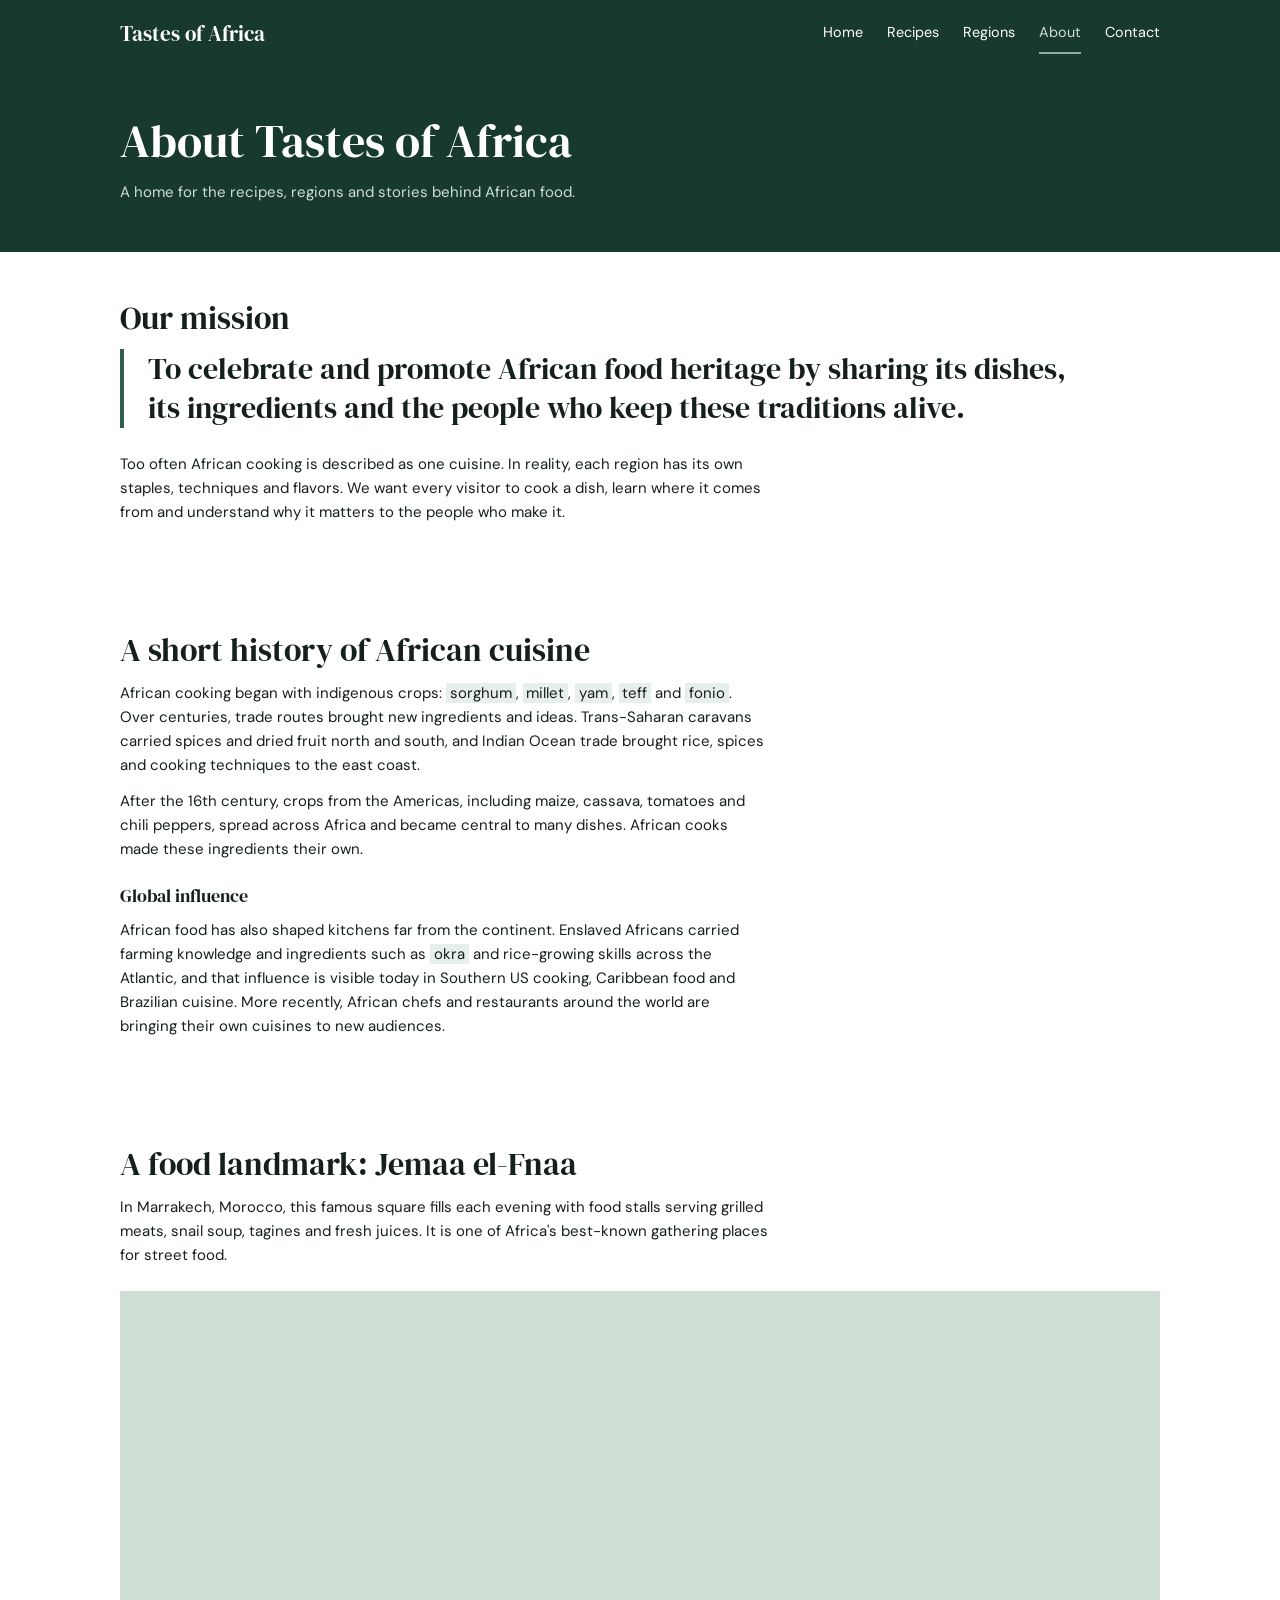
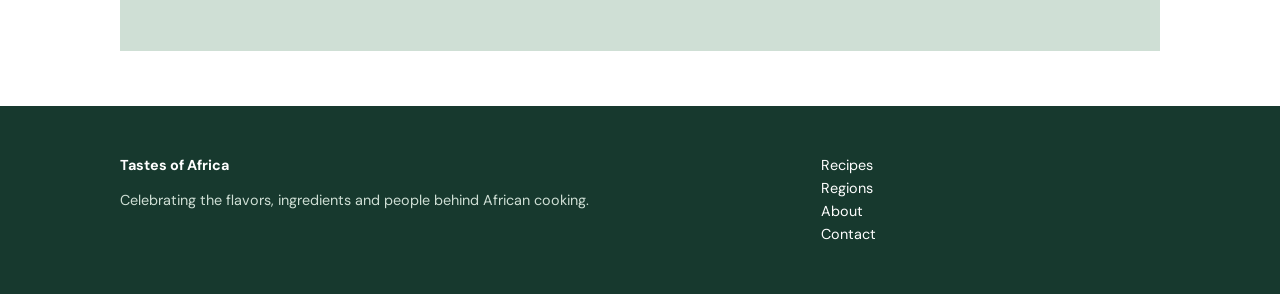
<file: about.html>
<!DOCTYPE html>
<html lang="en">
<head>
  <meta charset="UTF-8">
  <meta name="viewport" content="width=device-width, initial-scale=1">
  <title>Tastes of Africa | About</title>
  <meta name="description" content="Our mission to celebrate African food heritage, and a short history of African cuisine.">

  <link rel="preconnect" href="https://fonts.googleapis.com">
  <link rel="preconnect" href="https://fonts.gstatic.com" crossorigin>
  <link href="https://fonts.googleapis.com/css2?family=DM+Sans:wght@400;700&family=DM+Serif+Display&display=swap" rel="stylesheet">

  <link rel="stylesheet" href="css/styles.css">
  <script src="js/script.js" defer></script>
</head>
<body>

  <header class="site-header">
    <div class="container header-inner">
      <a class="logo" href="index.html">Tastes of Africa</a>
      <button class="menu-toggle" aria-expanded="false" aria-controls="main-nav">Menu</button>
      <nav class="main-nav" id="main-nav" aria-label="Main">
        <ul>
          <li><a href="index.html">Home</a></li>
          <li><a href="recipes.html">Recipes</a></li>
          <li><a href="regions.html">Regions</a></li>
          <li><a href="about.html" aria-current="page">About</a></li>
          <li><a href="contact.html">Contact</a></li>
        </ul>
      </nav>
    </div>
  </header>

  <main>

    <section class="page-intro">
      <div class="container">
        <h1>About Tastes of Africa</h1>
        <p class="section-intro">A home for the recipes, regions and stories behind African food.</p>
      </div>
    </section>

    <!-- MISSION -->
    <section class="about-mission">
      <div class="container">
        <h2>Our mission</h2>
        <p class="mission-statement">To celebrate and promote African food heritage by sharing its dishes, its ingredients and the people who keep these traditions alive.</p>
        <p>Too often African cooking is described as one cuisine. In reality, each region has its own staples, techniques and flavors. We want every visitor to cook a dish, learn where it comes from and understand why it matters to the people who make it.</p>
      </div>
    </section>

    <!-- HISTORY -->
    <section class="about-history">
      <div class="container">
        <h2>A short history of African cuisine</h2>
        <p>African cooking began with indigenous crops: <mark>sorghum</mark>, <mark>millet</mark>, <mark>yam</mark>, <mark>teff</mark> and <mark>fonio</mark>. Over centuries, trade routes brought new ingredients and ideas. Trans-Saharan caravans carried spices and dried fruit north and south, and Indian Ocean trade brought rice, spices and cooking techniques to the east coast.</p>
        <p>After the 16th century, crops from the Americas, including maize, cassava, tomatoes and chili peppers, spread across Africa and became central to many dishes. African cooks made these ingredients their own.</p>

        <h3>Global influence</h3>
        <p>African food has also shaped kitchens far from the continent. Enslaved Africans carried farming knowledge and ingredients such as <mark>okra</mark> and rice-growing skills across the Atlantic, and that influence is visible today in Southern US cooking, Caribbean food and Brazilian cuisine. More recently, African chefs and restaurants around the world are bringing their own cuisines to new audiences.</p>
      </div>
    </section>

    <!-- MAP: a cultural food landmark -->
    <section class="about-map">
      <div class="container">
        <h2>A food landmark: Jemaa el-Fnaa</h2>
        <p>In Marrakech, Morocco, this famous square fills each evening with food stalls serving grilled meats, snail soup, tagines and fresh juices. It is one of Africa's best-known gathering places for street food.</p>
        <iframe src="https://www.google.com/maps?q=Jemaa+el-Fnaa,Marrakech&amp;output=embed" title="Map of Jemaa el-Fnaa, Marrakech" allowfullscreen loading="lazy"></iframe>
      </div>
    </section>

  </main>

  <footer class="site-footer">
    <div class="container">
      <div>
        <p><strong>Tastes of Africa</strong></p>
        <p>Celebrating the flavors, ingredients and people behind African cooking.</p>
      </div>
      <nav aria-label="Footer">
        <ul>
          <li><a href="recipes.html">Recipes</a></li>
          <li><a href="regions.html">Regions</a></li>
          <li><a href="about.html">About</a></li>
          <li><a href="contact.html">Contact</a></li>
        </ul>
      </nav>
    </div>
  </footer>

</body>
</html>
</file>
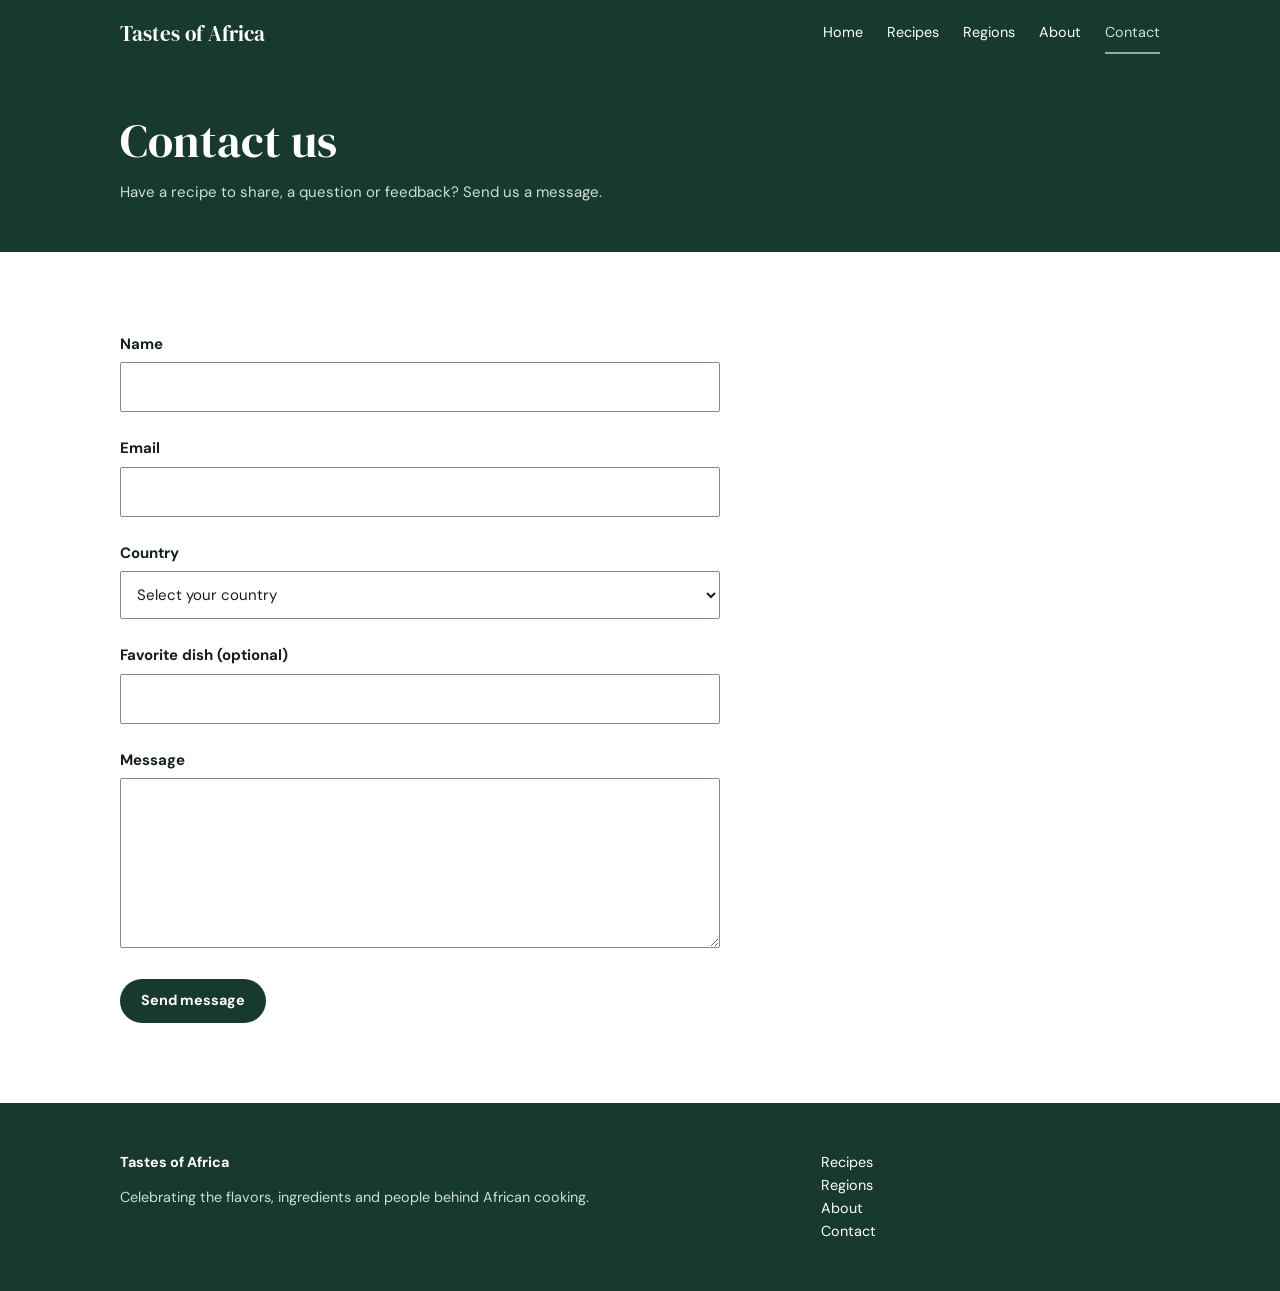
<file: contact.html>
<!DOCTYPE html>
<html lang="en">
<head>
  <meta charset="UTF-8">
  <meta name="viewport" content="width=device-width, initial-scale=1">
  <title>Tastes of Africa | Contact</title>
  <meta name="description" content="Send a message to the Tastes of Africa team.">

  <link rel="preconnect" href="https://fonts.googleapis.com">
  <link rel="preconnect" href="https://fonts.gstatic.com" crossorigin>
  <link href="https://fonts.googleapis.com/css2?family=DM+Sans:wght@400;700&family=DM+Serif+Display&display=swap" rel="stylesheet">

  <link rel="stylesheet" href="css/styles.css">
  <script src="js/script.js" defer></script>
</head>
<body>

  <header class="site-header">
    <div class="container header-inner">
      <a class="logo" href="index.html">Tastes of Africa</a>
      <button class="menu-toggle" aria-expanded="false" aria-controls="main-nav">Menu</button>
      <nav class="main-nav" id="main-nav" aria-label="Main">
        <ul>
          <li><a href="index.html">Home</a></li>
          <li><a href="recipes.html">Recipes</a></li>
          <li><a href="regions.html">Regions</a></li>
          <li><a href="about.html">About</a></li>
          <li><a href="contact.html" aria-current="page">Contact</a></li>
        </ul>
      </nav>
    </div>
  </header>

  <main>

    <section class="page-intro">
      <div class="container">
        <h1>Contact us</h1>
        <p class="section-intro">Have a recipe to share, a question or feedback? Send us a message.</p>
      </div>
    </section>

    <section>
      <div class="container">

        <!-- FORM. script.js intercepts the submit, checks the message length,
             then hides this form and shows the thank-you message below. -->
        <form id="contact-form" class="contact-form">

          <div class="form-row">
            <label for="name">Name</label>
            <input type="text" id="name" name="name" required>
          </div>

          <div class="form-row">
            <label for="email">Email</label>
            <input type="email" id="email" name="email" required>
          </div>

          <div class="form-row">
            <label for="country">Country</label>
            <select id="country" name="country" required>
              <option value="">Select your country</option>
              <option>Algeria</option>
              <option>Egypt</option>
              <option>Ethiopia</option>
              <option>Ghana</option>
              <option>Kenya</option>
              <option>Morocco</option>
              <option>Nigeria</option>
              <option>Rwanda</option>
              <option>Senegal</option>
              <option>South Africa</option>
              <option>Other</option>
            </select>
          </div>

          <!-- A <datalist> only works with a text <input>, not a <select>,
               so it is attached to this optional field. It suggests dish names as you type. -->
          <div class="form-row">
            <label for="favorite-dish">Favorite dish (optional)</label>
            <input type="text" id="favorite-dish" name="favorite-dish" list="dish-suggestions">
            <datalist id="dish-suggestions">
              <option value="Jollof Rice"></option>
              <option value="Tagine"></option>
              <option value="Doro Wat"></option>
              <option value="Bunny Chow"></option>
            </datalist>
          </div>

          <div class="form-row">
            <label for="message">Message</label>
            <textarea id="message" name="message" rows="6" required></textarea>
            <!-- Shown by script.js when the message is too short -->
            <p id="message-error" class="form-error" role="alert" hidden>Please write a message of more than 20 characters.</p>
          </div>

          <button type="submit" class="button">Send message</button>
        </form>

        <!-- Shown by script.js after a successful submit. The name is filled in by JavaScript. -->
        <div id="form-success" class="form-success" role="status" hidden>
          <h2>Thank you, <span id="success-name"></span>!</h2>
          <p>We've received your message and will reply soon.</p>
        </div>

      </div>
    </section>

  </main>

  <footer class="site-footer">
    <div class="container">
      <div>
        <p><strong>Tastes of Africa</strong></p>
        <p>Celebrating the flavors, ingredients and people behind African cooking.</p>
      </div>
      <nav aria-label="Footer">
        <ul>
          <li><a href="recipes.html">Recipes</a></li>
          <li><a href="regions.html">Regions</a></li>
          <li><a href="about.html">About</a></li>
          <li><a href="contact.html">Contact</a></li>
        </ul>
      </nav>
    </div>
  </footer>

</body>
</html>
</file>
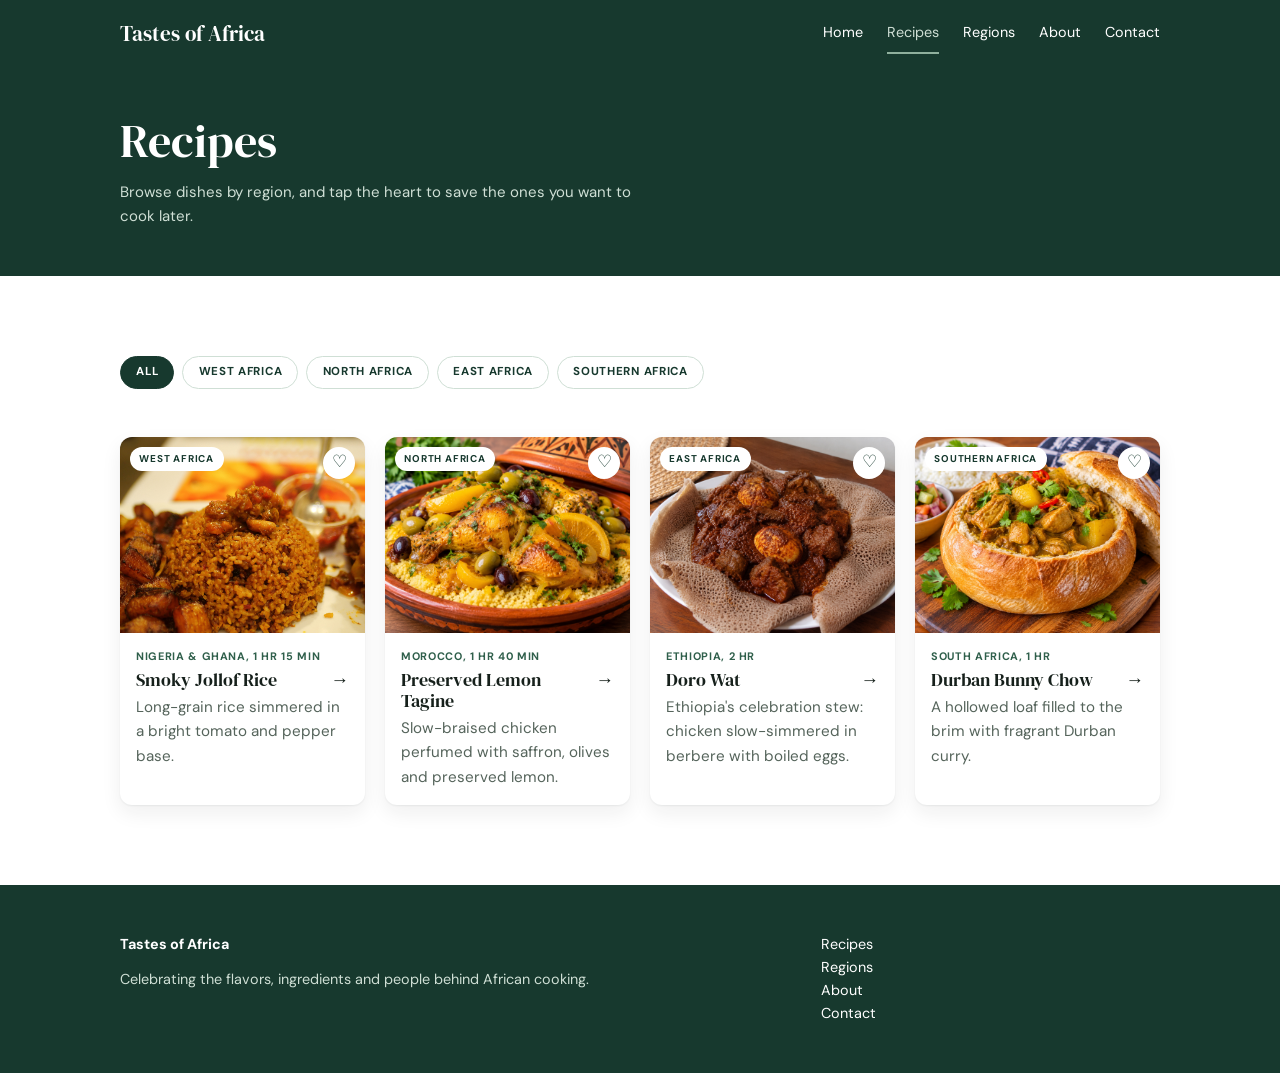
<file: recipes.html>
<!DOCTYPE html>
<html lang="en">
<head>
  <meta charset="UTF-8">
  <meta name="viewport" content="width=device-width, initial-scale=1">
  <title>Tastes of Africa | Recipes</title>
  <meta name="description" content="Browse African recipes by region.">

  <link rel="preconnect" href="https://fonts.googleapis.com">
  <link rel="preconnect" href="https://fonts.gstatic.com" crossorigin>
  <link href="https://fonts.googleapis.com/css2?family=DM+Sans:wght@400;700&family=DM+Serif+Display&display=swap" rel="stylesheet">

  <link rel="stylesheet" href="css/styles.css">
  <script src="js/script.js" defer></script>
</head>
<body>

  <header class="site-header">
    <div class="container header-inner">
      <a class="logo" href="index.html">Tastes of Africa</a>
      <button class="menu-toggle" aria-expanded="false" aria-controls="main-nav">Menu</button>
      <nav class="main-nav" id="main-nav" aria-label="Main">
        <ul>
          <li><a href="index.html">Home</a></li>
          <li><a href="recipes.html" aria-current="page">Recipes</a></li>
          <li><a href="regions.html">Regions</a></li>
          <li><a href="about.html">About</a></li>
          <li><a href="contact.html">Contact</a></li>
        </ul>
      </nav>
    </div>
  </header>

  <main>

    <section class="page-intro">
      <div class="container">
        <h1>Recipes</h1>
        <p class="section-intro">Browse dishes by region, and tap the heart to save the ones you want to cook later.</p>
      </div>
    </section>

    <section>
      <div class="container">

        <!-- FILTER BUTTONS (used by script.js in Stage 3).
             data-region says which cards a button shows. "all" shows every card. -->
        <div class="filter-bar" role="group" aria-label="Filter recipes by region">
          <button class="filter-button active" data-region="all">All</button>
          <button class="filter-button" data-region="west-africa">West Africa</button>
          <button class="filter-button" data-region="north-africa">North Africa</button>
          <button class="filter-button" data-region="east-africa">East Africa</button>
          <button class="filter-button" data-region="southern-africa">Southern Africa</button>
        </div>

        <!-- RECIPE CARDS.
             data-region must match a filter button's data-region.
             data-id on the heart button is what gets saved in localStorage. -->
        <ul class="recipe-grid">

          <li class="recipe-card" data-region="west-africa">
            <div class="photo">
              <img src="./images/dishes/red_jollof_rice.jpg" alt="A bowl of red jollof rice with peppers" loading="lazy">
              <span class="badge">West Africa</span>
              <button class="fav-button" data-id="jollof-rice" aria-pressed="false" aria-label="Save Smoky Jollof Rice to favorites">&#9825;</button>
            </div>
            <p class="dish-meta">NIGERIA &amp; GHANA, 1 HR 15 MIN</p>
            <h3><a href="recipe/jollof-rice.html">Smoky Jollof Rice <span aria-hidden="true">&rarr;</span></a></h3>
            <p>Long-grain rice simmered in a bright tomato and pepper base.</p>
          </li>

          <li class="recipe-card" data-region="north-africa">
            <div class="photo">
              <img src="./images/dishes/chicken_tagine_couscous.png" alt="Chicken tagine with olives over couscous" loading="lazy">
              <span class="badge">North Africa</span>
              <button class="fav-button" data-id="lemon-tagine" aria-pressed="false" aria-label="Save Preserved Lemon Tagine to favorites">&#9825;</button>
            </div>
            <p class="dish-meta">MOROCCO, 1 HR 40 MIN</p>
            <h3><a href="recipe/lemon-tagine.html">Preserved Lemon Tagine <span aria-hidden="true">&rarr;</span></a></h3>
            <p>Slow-braised chicken perfumed with saffron, olives and preserved lemon.</p>
          </li>

          <li class="recipe-card" data-region="east-africa">
            <div class="photo">
              <img src="images/dishes/Dorowat.png" alt="Doro wat, a spiced chicken stew with boiled eggs" loading="lazy">
              <span class="badge">East Africa</span>
              <button class="fav-button" data-id="doro-wat" aria-pressed="false" aria-label="Save Doro Wat to favorites">&#9825;</button>
            </div>
            <p class="dish-meta">ETHIOPIA, 2 HR</p>
            <h3><a href="recipe/Dorowat.html">Doro Wat <span aria-hidden="true">&rarr;</span></a></h3>
            <p>Ethiopia's celebration stew: chicken slow-simmered in berbere with boiled eggs.</p>
          </li>

          <li class="recipe-card" data-region="southern-africa">
            <div class="photo">
              <img src="./images/dishes/Durban_curry.png" alt="Durban curry served in a hollowed loaf of bread" loading="lazy">
              <span class="badge">Southern Africa</span>
              <button class="fav-button" data-id="bunny-chow" aria-pressed="false" aria-label="Save Durban Bunny Chow to favorites">&#9825;</button>
            </div>
            <p class="dish-meta">SOUTH AFRICA, 1 HR</p>
            <h3><a href="recipe/bunny-chow.html">Durban Bunny Chow <span aria-hidden="true">&rarr;</span></a></h3>
            <p>A hollowed loaf filled to the brim with fragrant Durban curry.</p>
          </li>

        </ul>
      </div>
    </section>

  </main>

  <footer class="site-footer">
    <div class="container">
      <div>
        <p><strong>Tastes of Africa</strong></p>
        <p>Celebrating the flavors, ingredients and people behind African cooking.</p>
      </div>
      <nav aria-label="Footer">
        <ul>
          <li><a href="recipes.html">Recipes</a></li>
          <li><a href="regions.html">Regions</a></li>
          <li><a href="about.html">About</a></li>
          <li><a href="contact.html">Contact</a></li>
        </ul>
      </nav>
    </div>
  </footer>

</body>
</html>
</file>
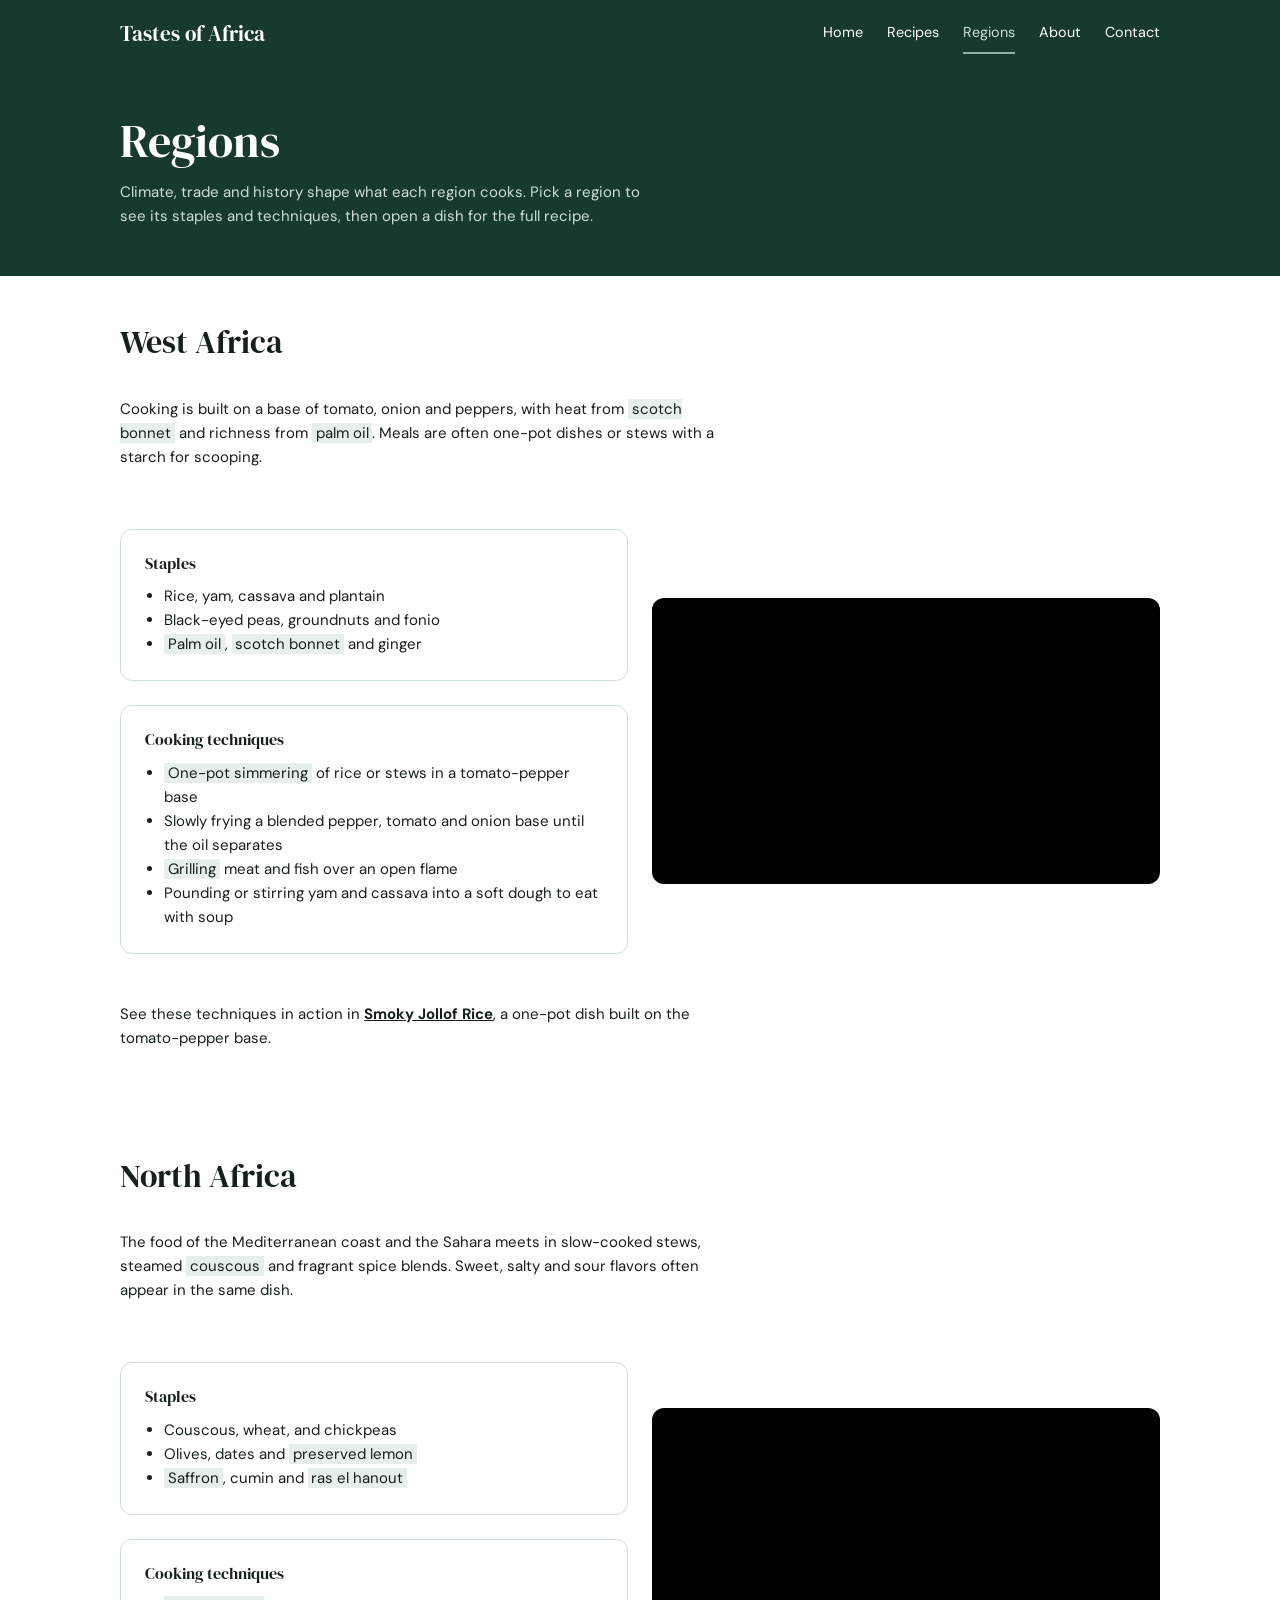
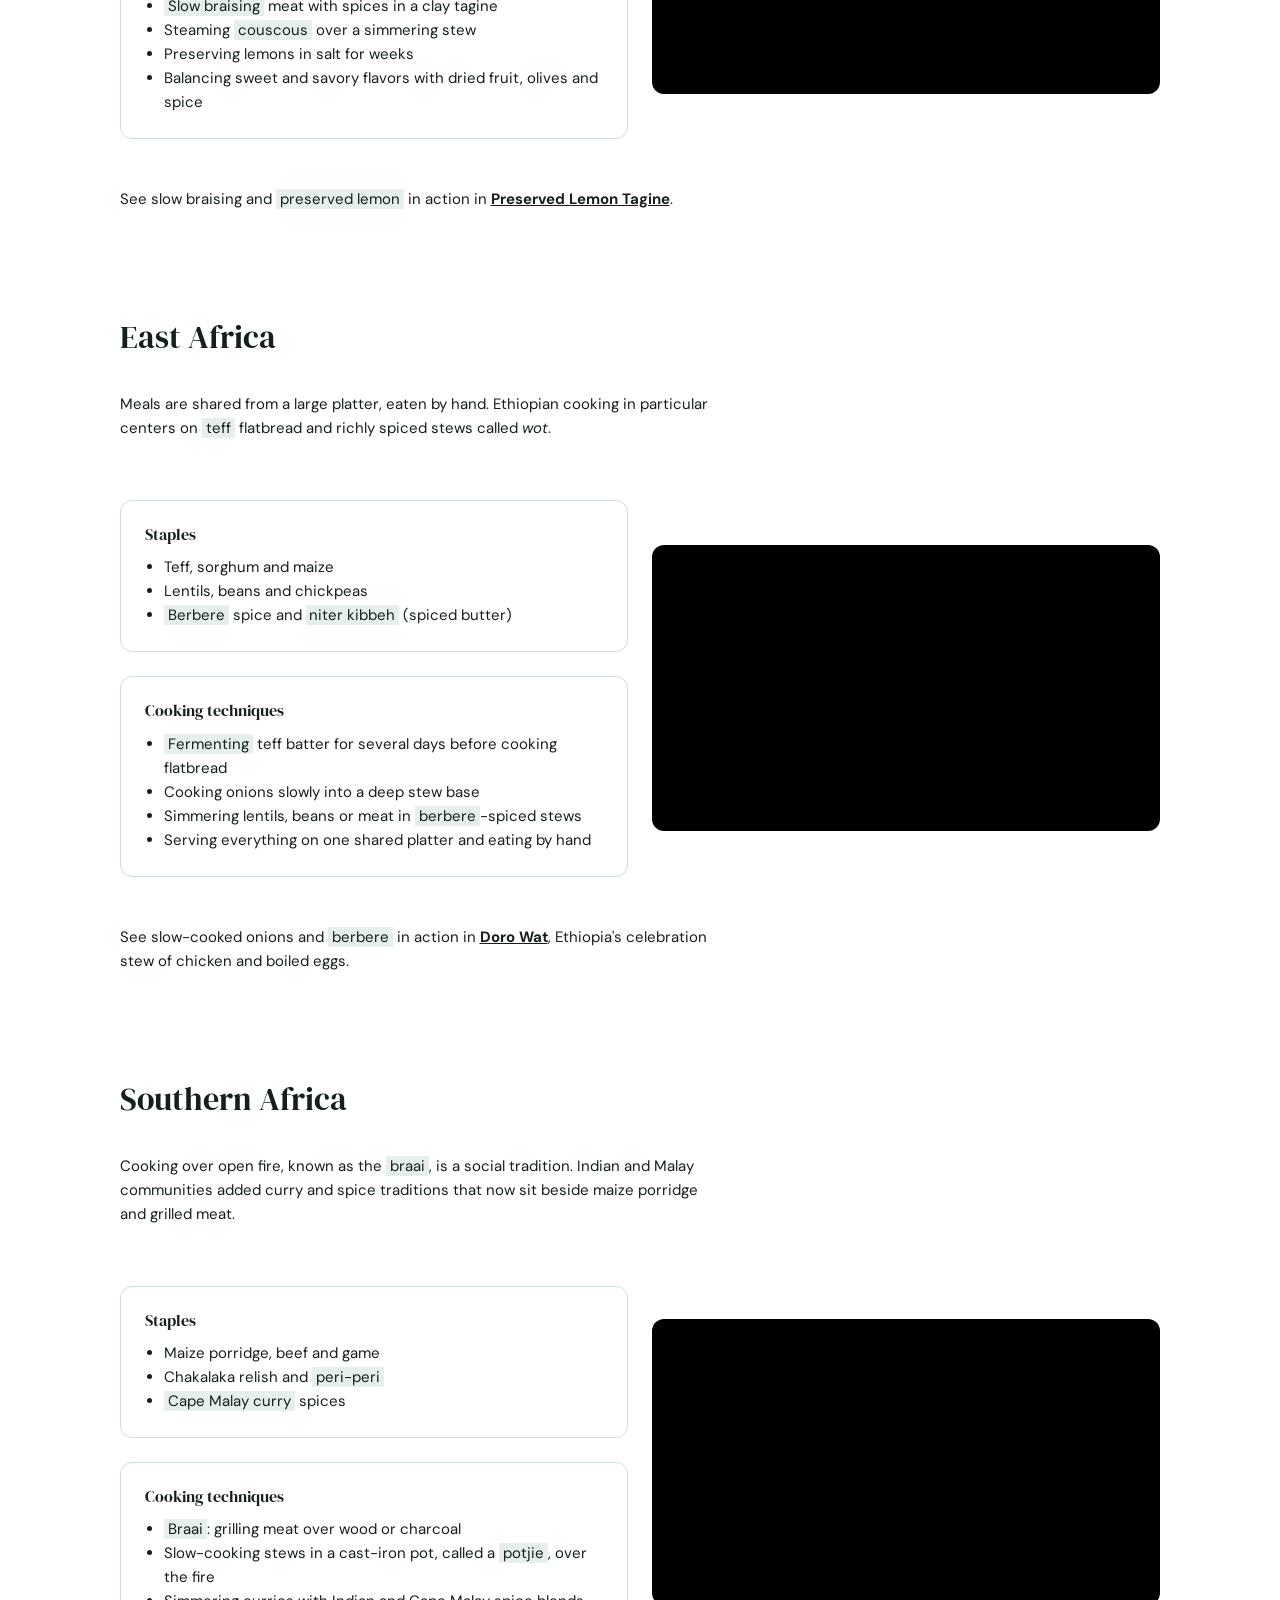
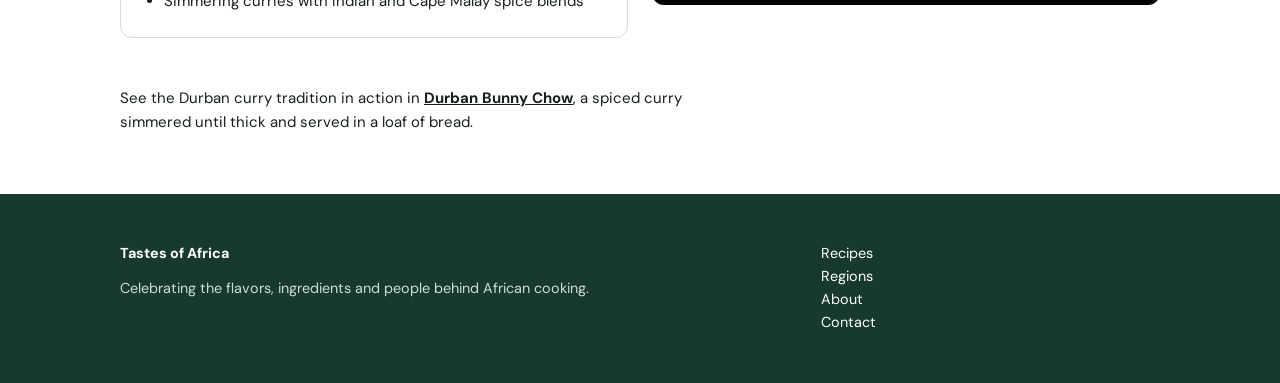
<file: regions.html>
<!DOCTYPE html>
<html lang="en">
    <head>
        <meta charset="UTF-8">
        <meta name="viewport" content="width=device-width, initial-scale=1">
        <title>Tastes of Africa | Regions</title>
        <meta name="description" content="Explore the food cultures of West, North, East and Southern Africa.">

        <link rel="preconnect" href="https://fonts.googleapis.com">
        <link rel="preconnect" href="https://fonts.gstatic.com" crossorigin>
        <link href="https://fonts.googleapis.com/css2?family=DM+Sans:wght@400;700&family=DM+Serif+Display&display=swap" rel="stylesheet">

        <link rel="stylesheet" href="css/styles.css">
        <script src="js/script.js" defer></script>

    </head>
    <body>
        <header class="site-header">
            <div class="container header-inner">
                <a class="logo" href="index.html">Tastes of Africa</a>
                <button class="menu-toggle" aria-expanded="false" aria-controls="main-nav">Menu</button>
                <nav class="main-nav" id="main-nav" aria-label="Main">
                    <ul>
                        <li><a href="index.html">Home</a></li>
                        <li><a href="recipes.html">Recipes</a></li>
                        <li><a href="regions.html" aria-current="page">Regions</a></li>
                        <li><a href="about.html">About</a></li>
                        <li><a href="contact.html">Contact</a></li>
                    </ul>
                </nav>
            </div>
        </header>

        <main>
            <!-- Page Intro-->
             <section class="page-intro">
                <div class="container">
                    <h1> Regions</h1>
                    <p class="section-intro">Climate, trade and history shape what each region cooks. Pick a region to see its staples and techniques, then open a dish for the full recipe.</p>
                </div>
             </section>

             <!-- Each region is one <section>. -->

            <section class="region-block" id="west-africa">
                <div class="container">
                    <h2> West Africa</h2>
                    <p> Cooking is built on a base of tomato, onion and peppers, with heat from <mark>scotch bonnet</mark> and richness from <mark>palm oil</mark>. Meals are often one-pot dishes or stews with a starch for scooping.</p>

                    <div class="region-details">
                        <div>
                            <h3>Staples</h3>
                            <ul>
                                <li> Rice, yam, cassava and plantain</li>
                                <li> Black-eyed peas, groundnuts and fonio</li>
                                <li><mark>Palm oil</mark>, <mark>scotch bonnet</mark> and ginger</li>
                            </ul>
                        </div>
                        <div>
                            <h3>Cooking techniques</h3>
                            <ul>
                            <li><mark>One-pot simmering</mark> of rice or stews in a tomato-pepper base</li>
                            <li>Slowly frying a blended pepper, tomato and onion base until the oil separates</li>
                            <li><mark>Grilling</mark> meat and fish over an open flame</li>
                            <li>Pounding or stirring yam and cassava into a soft dough to eat with soup</li>
                            </ul>
                        </div>
                    </div>

                    <div class="video-frame">
                        <iframe width="560" height="315" src="https://www.youtube.com/embed/9Dd_JtCDgwo?si=YqntVXe7aHYBb5aT" title="Everything you need to know about Ghanian food" frameborder="0" allow="accelerometer; autoplay; clipboard-write; encrypted-media; gyroscope; picture-in-picture; web-share" referrerpolicy="strict-origin-when-cross-origin" allowfullscreen loading="lazy"></iframe>
                    </div>

                    <p class="region-dish">
                        See these techniques in action in <a href="recipe/jollof-rice.html">Smoky Jollof Rice</a>,
                        a one-pot dish built on the tomato-pepper base.
                    </p>
                </div>
            </section>

            <!-- NORTH Africa -->
            <section class="region-block" id="north-africa">
                <div class="container">
                    <h2>North Africa</h2>
                    <p> The food of the Mediterranean coast and the Sahara meets in slow-cooked stews, steamed <mark>couscous</mark> and fragrant spice blends. Sweet, salty and sour flavors often appear in the same dish.</p>

                    <div class="region-details">
                        <div>
                            <h3>Staples</h3>
                            <ul>
                                <li>Couscous, wheat, and chickpeas</li>
                                <li> Olives, dates and <mark>preserved lemon</mark></li>
                                <li><mark>Saffron</mark>, cumin and <mark>ras el hanout</mark></li>
                            </ul>
                        </div>
                        <div>
                            <h3>Cooking techniques</h3>
                            <ul>
                                <li><mark>Slow braising</mark> meat with spices in a clay tagine</li>
                                <li>Steaming <mark>couscous</mark> over a simmering stew</li>
                                <li>Preserving lemons in salt for weeks</li>
                                <li>Balancing sweet and savory flavors with dried fruit, olives and spice</li>
                            </ul>
                        </div>
                    </div>

                    <div class="video-frame">
                        <iframe width="560" height="315" src="https://www.youtube.com/embed/M8l0OA4S78o?si=oTmV6MbDL2UtTDhg" title="North African cooking: Couscous" frameborder="0" allow="accelerometer; autoplay; clipboard-write; encrypted-media; gyroscope; picture-in-picture; web-share" referrerpolicy="strict-origin-when-cross-origin" allowfullscreen loading="lazy"></iframe>
                    </div>

                    <p class="region-dish">
                        See slow braising and <mark>preserved lemon</mark> in action in
                        <a href="recipe/lemon-tagine.html">Preserved Lemon Tagine</a>.
                    </p>
                </div>
            </section>

            <section class="region-block" id="east-africa">
                <div class="container">
                    <h2>East Africa</h2>
                    <p>Meals are shared from a large platter, eaten by hand. Ethiopian cooking in particular centers on <mark>teff</mark> flatbread and richly spiced stews called <em>wot</em>.</p>

                    <div class="region-details">
                    <div>
                        <h3>Staples</h3>
                        <ul>
                        <li>Teff, sorghum and maize</li>
                        <li>Lentils, beans and chickpeas</li>
                        <li><mark>Berbere</mark> spice and <mark>niter kibbeh</mark> (spiced butter)</li>
                        </ul>
                    </div>
                    <div>
                        <h3>Cooking techniques</h3>
                        <ul>
                        <li><mark>Fermenting</mark> teff batter for several days before cooking flatbread</li>
                        <li>Cooking onions slowly into a deep stew base</li>
                        <li>Simmering lentils, beans or meat in <mark>berbere</mark>-spiced stews</li>
                        <li>Serving everything on one shared platter and eating by hand</li>
                        </ul>
                    </div>
                    </div>

                    <div class="video-frame">
                    <iframe width="560" height="315" src="https://www.youtube.com/embed/10ghKpTAZVM?si=xWqurc_Ij2DcMzu1" title="East African cooking" frameborder="0" allow="accelerometer; autoplay; clipboard-write; encrypted-media; gyroscope; picture-in-picture; web-share" referrerpolicy="strict-origin-when-cross-origin" allowfullscreen loading="lazy"></iframe>
                    </div>

                    <p class="region-dish">
                    See slow-cooked onions and <mark>berbere</mark> in action in
                    <a href="recipe/doro-wat.html">Doro Wat</a>,
                    Ethiopia's celebration stew of chicken and boiled eggs.
                    </p>
                </div>
            </section>

            <section class="region-block" id="southern-africa">
                <div class="container">
                    <h2>Southern Africa</h2>
                    <p> Cooking over open fire, known as the <mark>braai</mark>, is a social tradition. Indian and Malay communities added curry and spice traditions that now sit beside maize porridge and grilled meat.</p>

                    <div class="region-details">
                        <div>
                            <h3>Staples</h3>
                            <ul>
                                <li>Maize porridge, beef and game</li>
                                <li>Chakalaka relish and <mark>peri-peri</mark></li>
                                <li><mark>Cape Malay curry</mark> spices</li>
                            </ul>
                        </div>
                        <div>
                            <h3>Cooking techniques</h3>
                            <ul>
                                <li><mark>Braai</mark>: grilling meat over wood or charcoal</li>
                                <li>Slow-cooking stews in a cast-iron pot, called a <mark>potjie</mark>, over the fire</li>
                                <li>Simmering curries with Indian and Cape Malay spice blends</li>
                            </ul>
                        </div>
                    </div>

                    <div class="video-frame">
                        <iframe width="560" height="315" src="https://www.youtube.com/embed/DW8SohCbYj4?si=39UHn1j96v-yhEmz" title="Southern African cooking" frameborder="0" allow="accelerometer; autoplay; clipboard-write; encrypted-media; gyroscope; picture-in-picture; web-share" referrerpolicy="strict-origin-when-cross-origin" allowfullscreen loading="lazy"></iframe>
                    </div>

                    <p class="region-dish">
                        See the Durban curry tradition in action in
                        <a href="recipe/bunny-chow.html">Durban Bunny Chow</a>,
                        a spiced curry simmered until thick and served in a loaf of bread.
                    </p>
                </div>

            </section>
        </main>

        <footer class="site-footer">
            <div class="container">
                <div>
                    <p><strong>Tastes of Africa</strong></p>
                    <p>Celebrating the flavors, ingredients and people behind African cooking. </p>
                </div>
                <nav aria-label="Footer">
                    <ul>
                        <li><a href="recipes.html">Recipes</a></li>
                        <li><a href="regions.html">Regions</a></li>
                        <li><a href="about.html">About</a></li>
                        <li><a href="contact.html">Contact</a></li>
                    </ul>
                </nav>
            </div>
        </footer>
    </body>
</html>
</file>
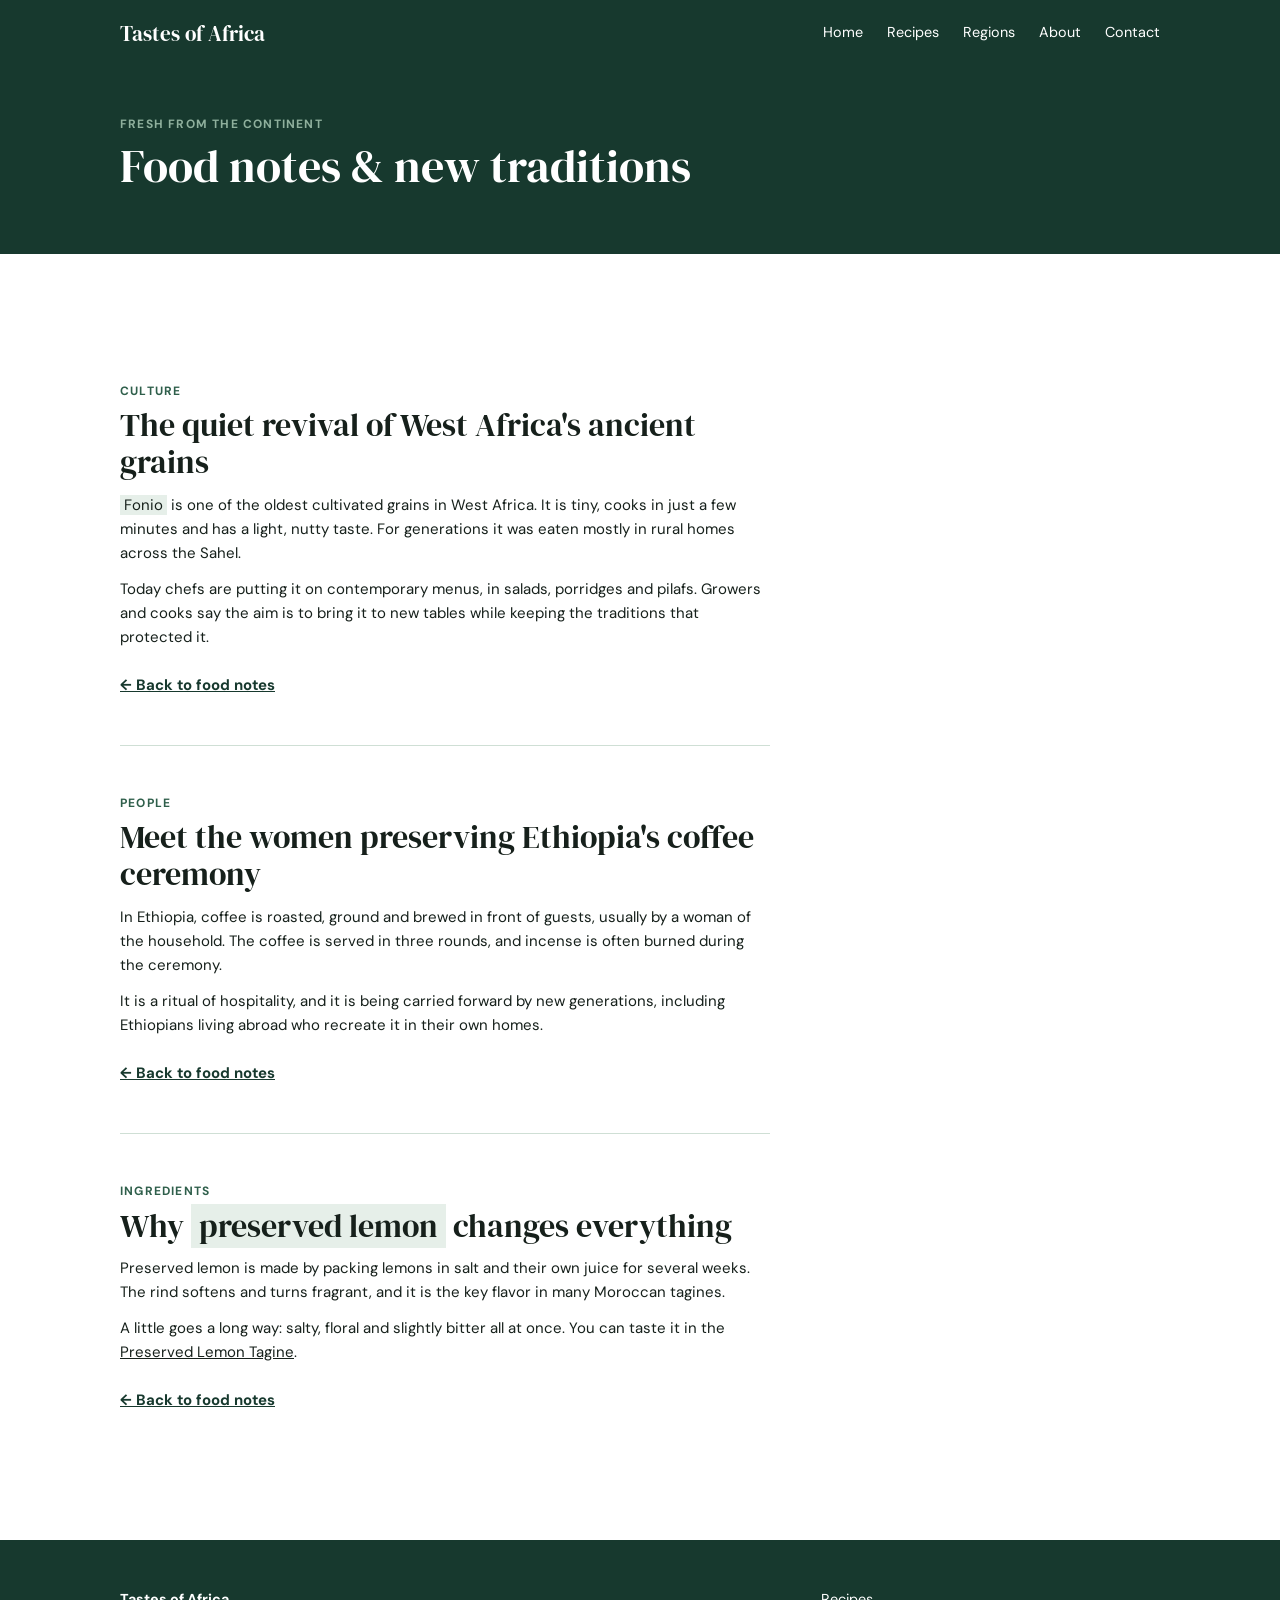
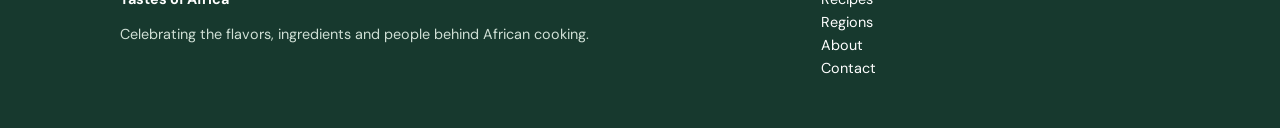
<file: stories.html>
<!DOCTYPE html>
<html lang="en">
<head>
  <meta charset="UTF-8">
  <meta name="viewport" content="width=device-width, initial-scale=1">
  <title>Tastes of Africa | Food Notes</title>
  <meta name="description" content="Stories about the ingredients, people and traditions behind African food.">

  <link rel="preconnect" href="https://fonts.googleapis.com">
  <link rel="preconnect" href="https://fonts.gstatic.com" crossorigin>
  <link href="https://fonts.googleapis.com/css2?family=DM+Sans:wght@400;700&family=DM+Serif+Display&display=swap" rel="stylesheet">

  <link rel="stylesheet" href="css/styles.css">
  <script src="js/script.js" defer></script>
</head>
<body>

  <header class="site-header">
    <div class="container header-inner">
      <a class="logo" href="index.html">Tastes of Africa</a>
      <button class="menu-toggle" aria-expanded="false" aria-controls="main-nav">Menu</button>
      <nav class="main-nav" id="main-nav" aria-label="Main">
        <ul>
          <li><a href="index.html">Home</a></li>
          <li><a href="recipes.html">Recipes</a></li>
          <li><a href="regions.html">Regions</a></li>
          <li><a href="about.html">About</a></li>
          <li><a href="contact.html">Contact</a></li>
        </ul>
      </nav>
    </div>
  </header>

  <main>

    <section class="page-intro">
      <div class="container">
        <p class="eyebrow">Fresh from the continent</p>
        <h1>Food notes &amp; new traditions</h1>
      </div>
    </section>

    <!-- Each story is an <article>. The id matches the "Read story" link on the Home page. -->
    <section>
      <div class="container">

        <article class="story" id="fonio">
          <p class="eyebrow">Culture</p>
          <h2>The quiet revival of West Africa's ancient grains</h2>
          <p><mark>Fonio</mark> is one of the oldest cultivated grains in West Africa. It is tiny, cooks in just a few minutes and has a light, nutty taste. For generations it was eaten mostly in rural homes across the Sahel.</p>
          <p>Today chefs are putting it on contemporary menus, in salads, porridges and pilafs. Growers and cooks say the aim is to bring it to new tables while keeping the traditions that protected it.</p>
          <a class="back-link" href="index.html#stories">&larr; Back to food notes</a>
        </article>

        <article class="story" id="coffee-ceremony">
          <p class="eyebrow">People</p>
          <h2>Meet the women preserving Ethiopia's coffee ceremony</h2>
          <p>In Ethiopia, coffee is roasted, ground and brewed in front of guests, usually by a woman of the household. The coffee is served in three rounds, and incense is often burned during the ceremony.</p>
          <p>It is a ritual of hospitality, and it is being carried forward by new generations, including Ethiopians living abroad who recreate it in their own homes.</p>
          <a class="back-link" href="index.html#stories">&larr; Back to food notes</a>
        </article>

        <article class="story" id="preserved-lemon">
          <p class="eyebrow">Ingredients</p>
          <h2>Why <mark>preserved lemon</mark> changes everything</h2>
          <p>Preserved lemon is made by packing lemons in salt and their own juice for several weeks. The rind softens and turns fragrant, and it is the key flavor in many Moroccan tagines.</p>
          <p>A little goes a long way: salty, floral and slightly bitter all at once. You can taste it in the <a href="recipe/lemon-tagine.html">Preserved Lemon Tagine</a>.</p>
          <a class="back-link" href="index.html#stories">&larr; Back to food notes</a>
        </article>

      </div>
    </section>

  </main>

  <footer class="site-footer">
    <div class="container">
      <div>
        <p><strong>Tastes of Africa</strong></p>
        <p>Celebrating the flavors, ingredients and people behind African cooking.</p>
      </div>
      <nav aria-label="Footer">
        <ul>
          <li><a href="recipes.html">Recipes</a></li>
          <li><a href="regions.html">Regions</a></li>
          <li><a href="about.html">About</a></li>
          <li><a href="contact.html">Contact</a></li>
        </ul>
      </nav>
    </div>
  </footer>

</body>
</html>
</file>
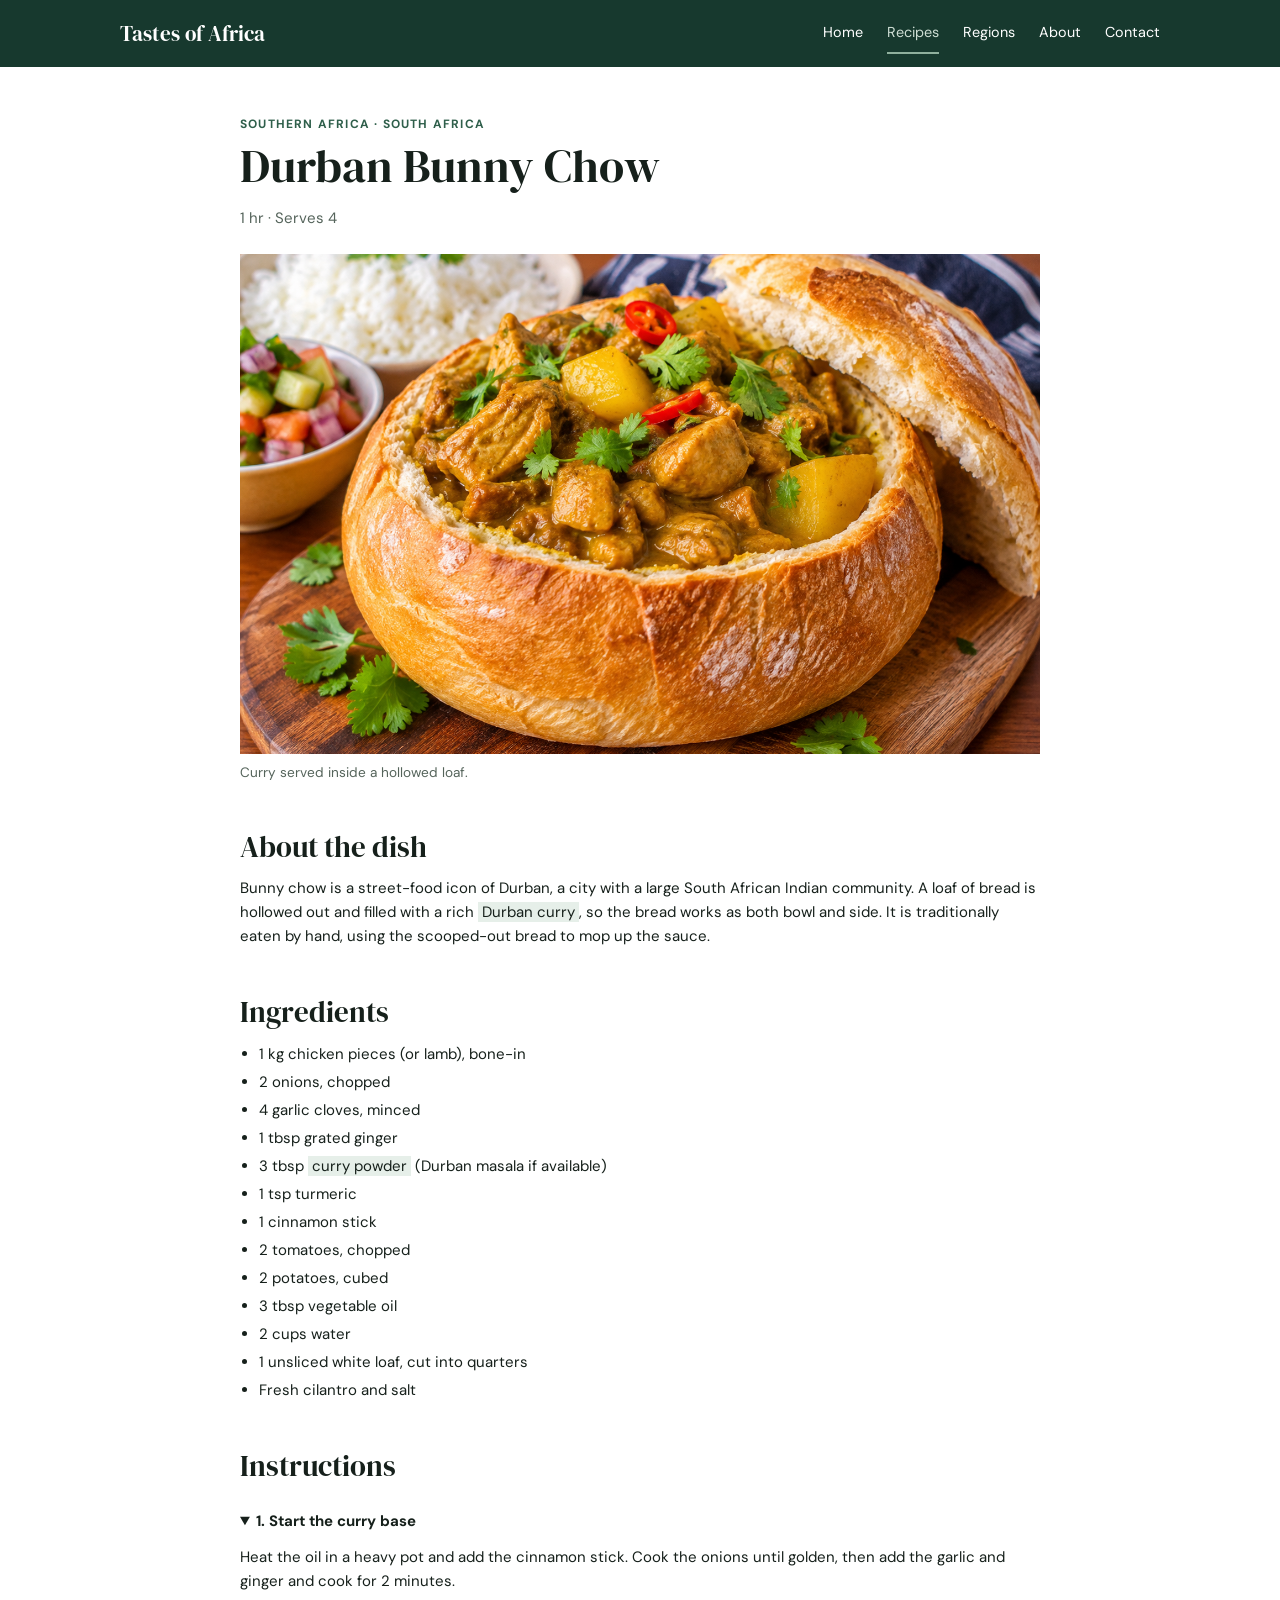
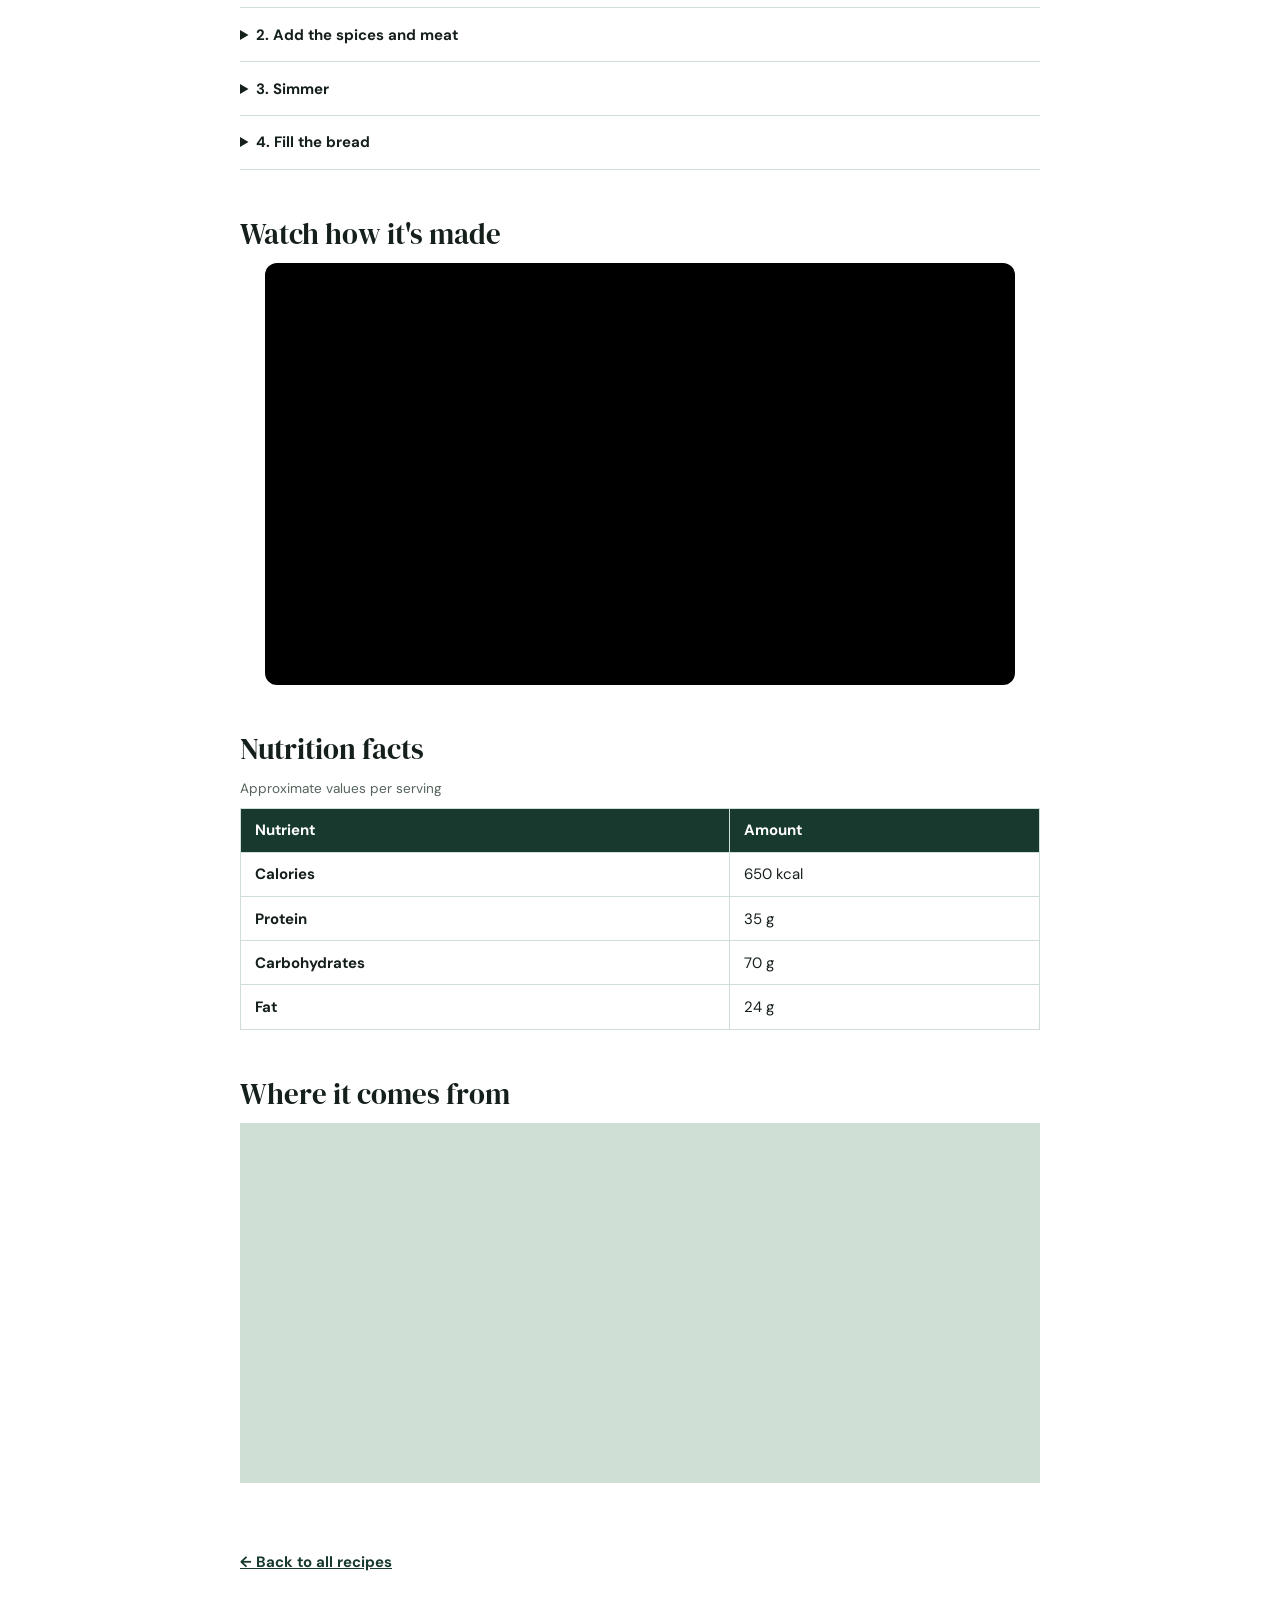
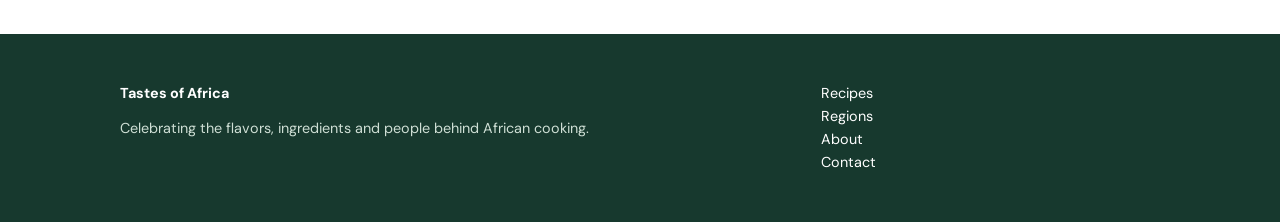
<file: recipe/bunny-chow.html>
<!DOCTYPE html>
<html lang="en">
<head>
  <meta charset="UTF-8">
  <meta name="viewport" content="width=device-width, initial-scale=1">
  <title>Tastes of Africa | Durban Bunny Chow</title>
  <meta name="description" content="Durban curry served in a hollowed loaf of bread.">

  <link rel="preconnect" href="https://fonts.googleapis.com">
  <link rel="preconnect" href="https://fonts.gstatic.com" crossorigin>
  <link href="https://fonts.googleapis.com/css2?family=DM+Sans:wght@400;700&family=DM+Serif+Display&display=swap" rel="stylesheet">

  <link rel="stylesheet" href="../css/styles.css">
  <script src="../js/script.js" defer></script>
</head>
<body>

  <header class="site-header">
    <div class="container header-inner">
      <a class="logo" href="../index.html">Tastes of Africa</a>
      <button class="menu-toggle" aria-expanded="false" aria-controls="main-nav">Menu</button>
      <nav class="main-nav" id="main-nav" aria-label="Main">
        <ul>
          <li><a href="../index.html">Home</a></li>
          <li><a href="../recipes.html" aria-current="page">Recipes</a></li>
          <li><a href="../regions.html">Regions</a></li>
          <li><a href="../about.html">About</a></li>
          <li><a href="../contact.html">Contact</a></li>
        </ul>
      </nav>
    </div>
  </header>

  <main>
    <article class="recipe">
      <div class="container">

        <header class="recipe-header">
          <p class="eyebrow">Southern Africa &middot; South Africa</p>
          <h1>Durban Bunny Chow</h1>
          <p class="recipe-meta">1 hr &middot; Serves 4</p>
        </header>

        <figure class="recipe-photo">
          <img src="../images/dishes/Durban_curry.png" alt="Durban curry served in a hollowed loaf of bread">
          <figcaption>Curry served inside a hollowed loaf.</figcaption>
        </figure>

        <section class="recipe-about">
          <h2>About the dish</h2>
          <p>Bunny chow is a street-food icon of Durban, a city with a large South African Indian community. A loaf of bread is hollowed out and filled with a rich <mark>Durban curry</mark>, so the bread works as both bowl and side. It is traditionally eaten by hand, using the scooped-out bread to mop up the sauce.</p>
        </section>

        <section class="recipe-ingredients">
          <h2>Ingredients</h2>
          <ul>
            <li>1 kg chicken pieces (or lamb), bone-in</li>
            <li>2 onions, chopped</li>
            <li>4 garlic cloves, minced</li>
            <li>1 tbsp grated ginger</li>
            <li>3 tbsp <mark>curry powder</mark> (Durban masala if available)</li>
            <li>1 tsp turmeric</li>
            <li>1 cinnamon stick</li>
            <li>2 tomatoes, chopped</li>
            <li>2 potatoes, cubed</li>
            <li>3 tbsp vegetable oil</li>
            <li>2 cups water</li>
            <li>1 unsliced white loaf, cut into quarters</li>
            <li>Fresh cilantro and salt</li>
          </ul>
        </section>

        <section class="recipe-steps">
          <h2>Instructions</h2>

          <details open>
            <summary>1. Start the curry base</summary>
            <p>Heat the oil in a heavy pot and add the cinnamon stick. Cook the onions until golden, then add the garlic and ginger and cook for 2 minutes.</p>
          </details>

          <details>
            <summary>2. Add the spices and meat</summary>
            <p>Stir in the curry powder and turmeric and cook for 1 minute until fragrant. Add the chicken and coat it in the spices, then add the tomatoes and cook for 5 minutes.</p>
          </details>

          <details>
            <summary>3. Simmer</summary>
            <p>Add the water and potatoes, season with salt and cover. Simmer for 35 to 40 minutes until the chicken is tender and the sauce is thick.</p>
          </details>

          <details>
            <summary>4. Fill the bread</summary>
            <p>Hollow out each quarter loaf, keeping the scooped-out bread. Spoon the curry into the hollow, top with cilantro and serve with the bread piece on top.</p>
          </details>
        </section>

        <section class="recipe-video">
          <h2>Watch how it's made</h2>
          <div class="video-frame">
            <iframe width="560" height="315" src="https://www.youtube.com/embed/mftWLF_6qqo?si=jHe1BJCk61PViKcp" title="Chicken Bunny Chow" frameborder="0" allow="accelerometer; autoplay; clipboard-write; encrypted-media; gyroscope; picture-in-picture; web-share" referrerpolicy="strict-origin-when-cross-origin" allowfullscreen loading="lazy"></iframe>
        </section>

        <section class="recipe-nutrition">
          <h2>Nutrition facts</h2>
          <table>
            <caption>Approximate values per serving</caption>
            <thead>
              <tr><th scope="col">Nutrient</th><th scope="col">Amount</th></tr>
            </thead>
            <tbody>
              <tr><th scope="row">Calories</th><td>650 kcal</td></tr>
              <tr><th scope="row">Protein</th><td>35 g</td></tr>
              <tr><th scope="row">Carbohydrates</th><td>70 g</td></tr>
              <tr><th scope="row">Fat</th><td>24 g</td></tr>
            </tbody>
          </table>
        </section>

        <section class="recipe-map">
          <h2>Where it comes from</h2>
          <iframe src="https://www.google.com/maps?q=Durban,South+Africa&amp;output=embed" title="Map of Durban, South Africa" allowfullscreen loading="lazy"></iframe>
        </section>

        <p><a class="back-link" href="../recipes.html">&larr; Back to all recipes</a></p>

      </div>
    </article>
  </main>

  <footer class="site-footer">
    <div class="container">
      <div>
        <p><strong>Tastes of Africa</strong></p>
        <p>Celebrating the flavors, ingredients and people behind African cooking.</p>
      </div>
      <nav aria-label="Footer">
        <ul>
          <li><a href="../recipes.html">Recipes</a></li>
          <li><a href="../regions.html">Regions</a></li>
          <li><a href="../about.html">About</a></li>
          <li><a href="../contact.html">Contact</a></li>
        </ul>
      </nav>
    </div>
  </footer>

</body>
</html>
</file>
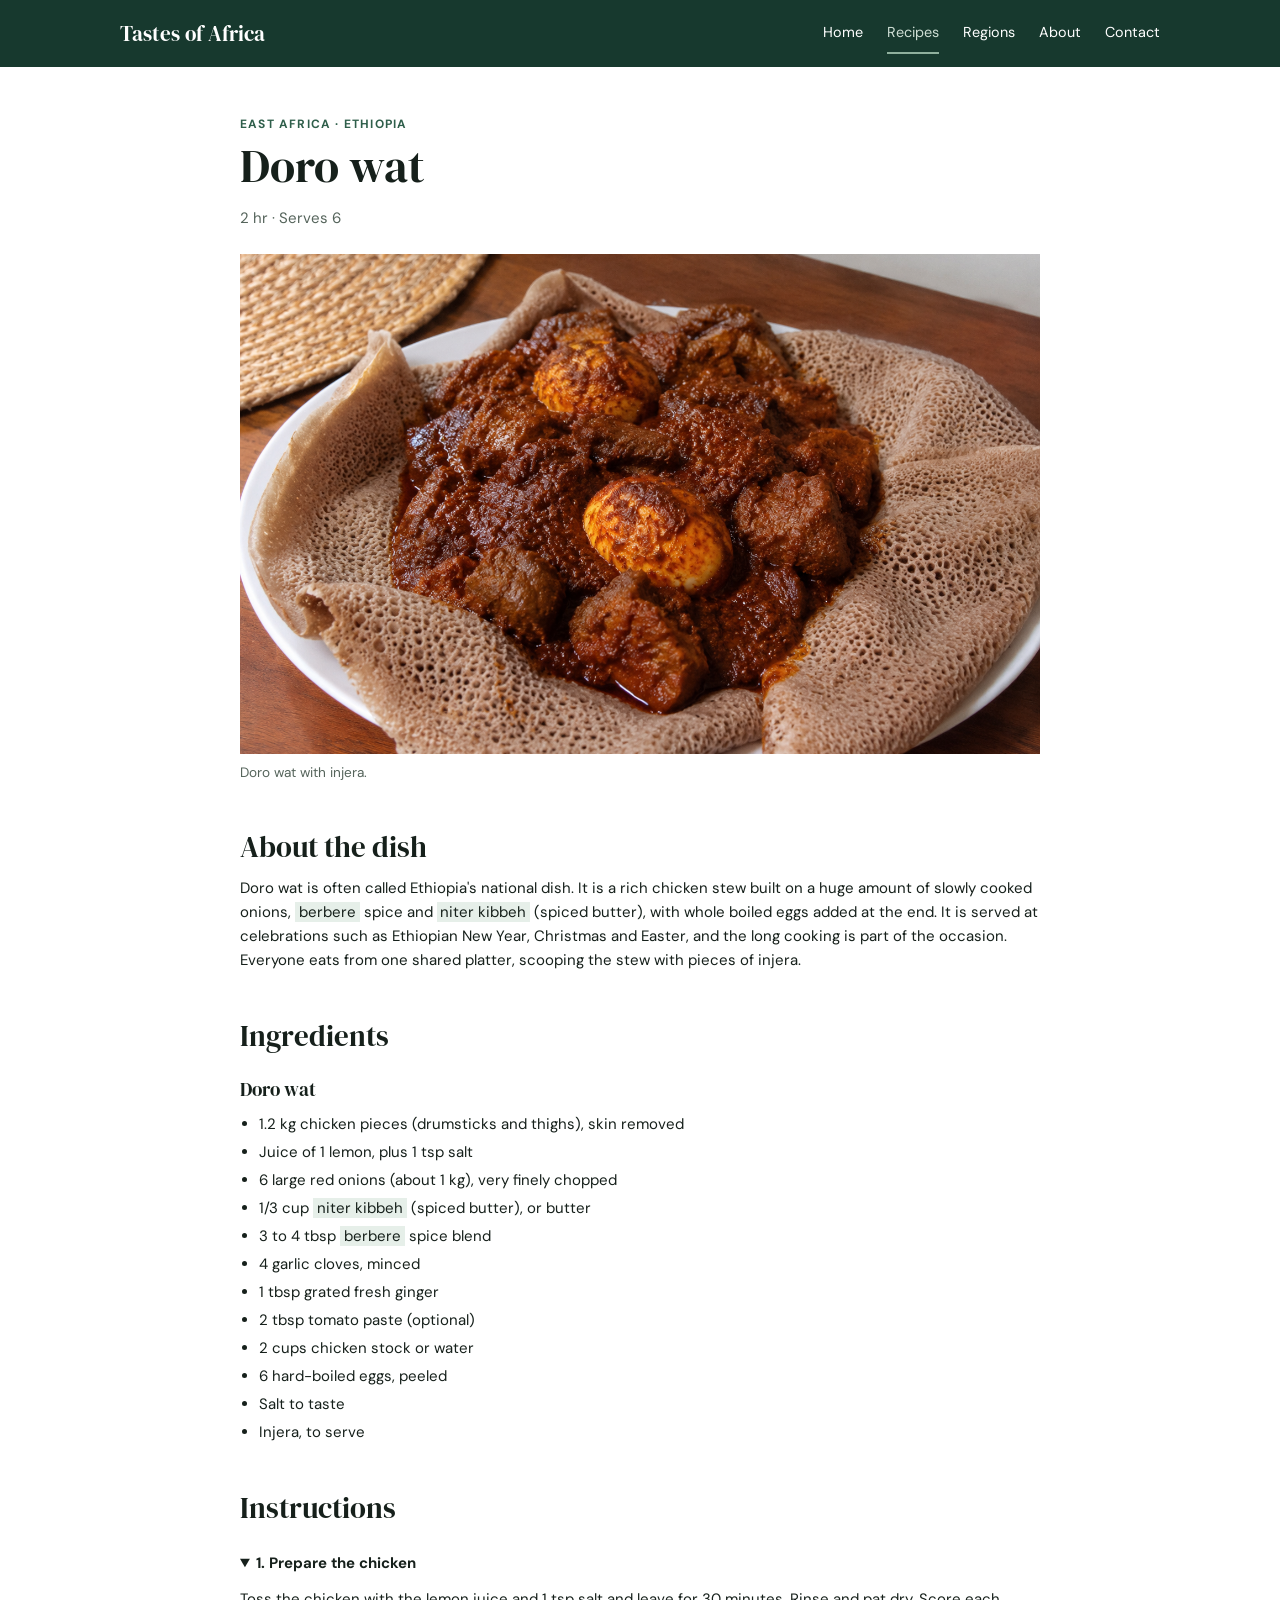
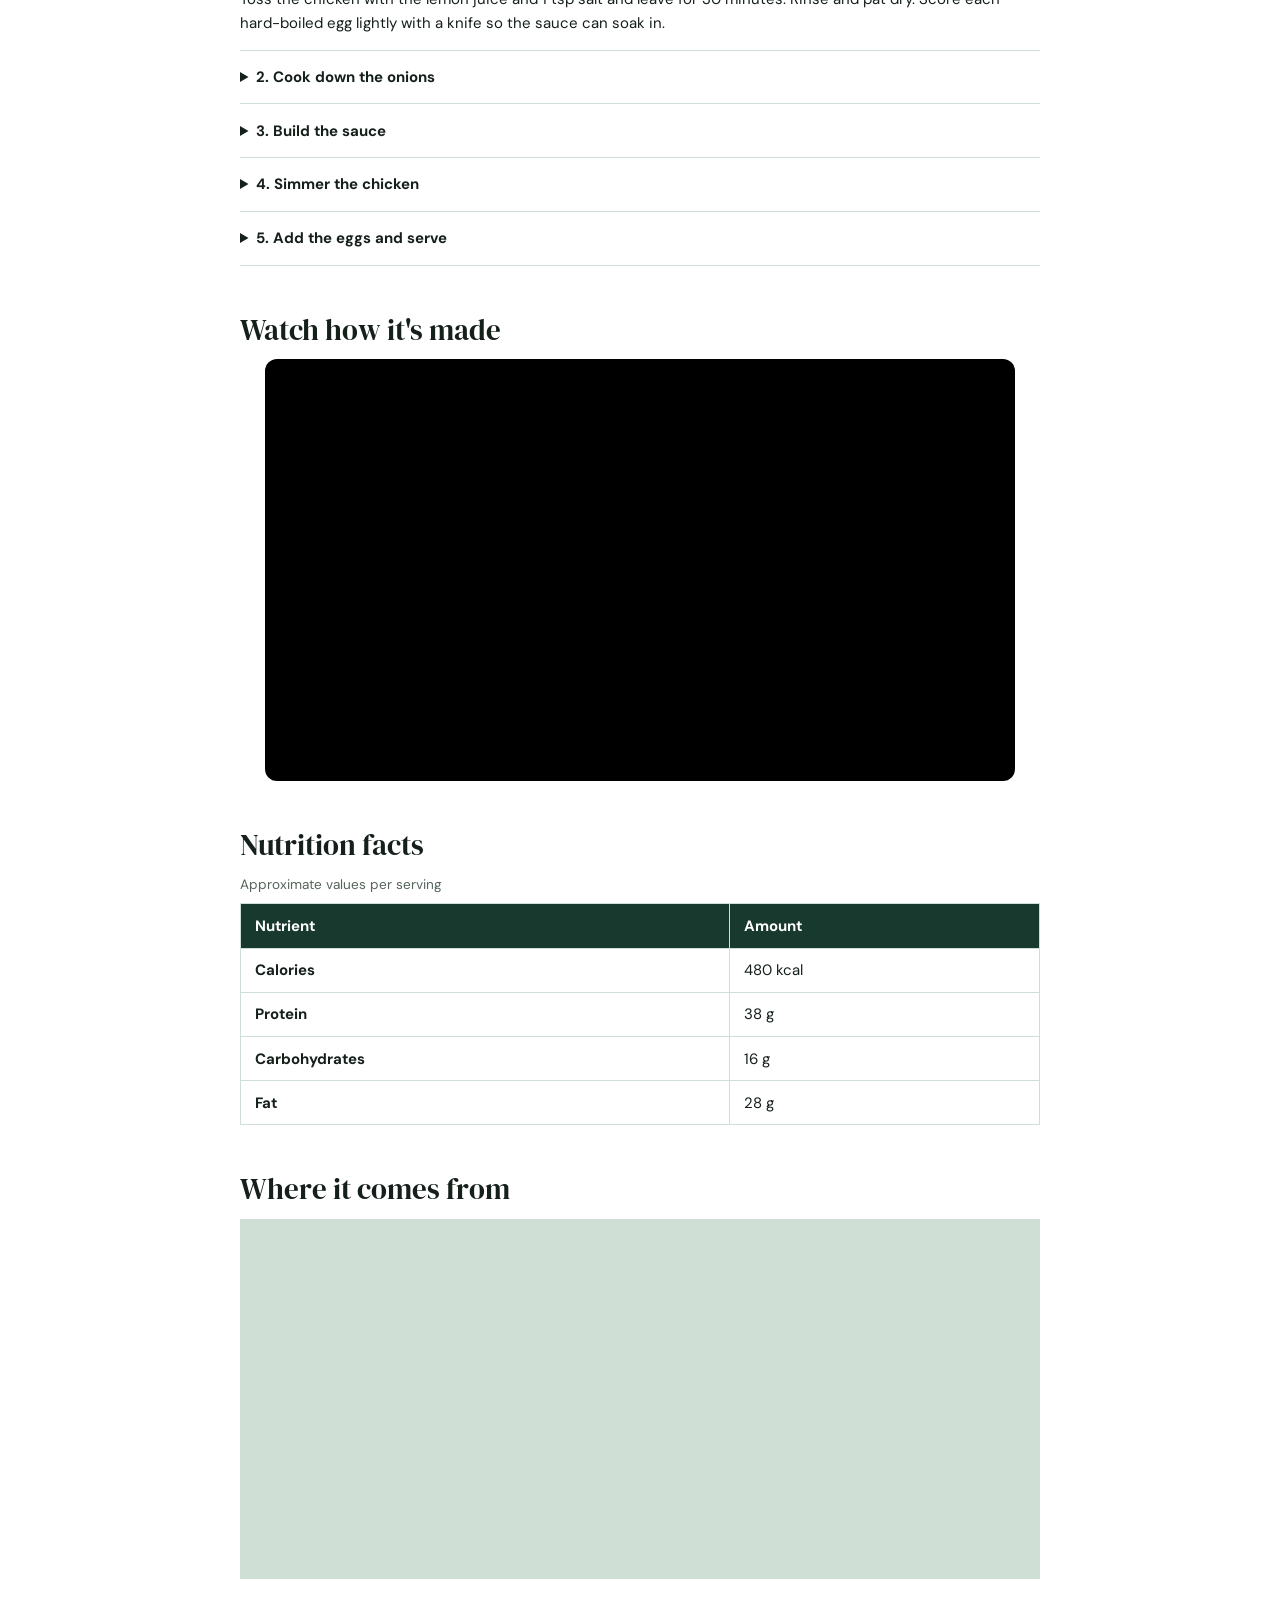
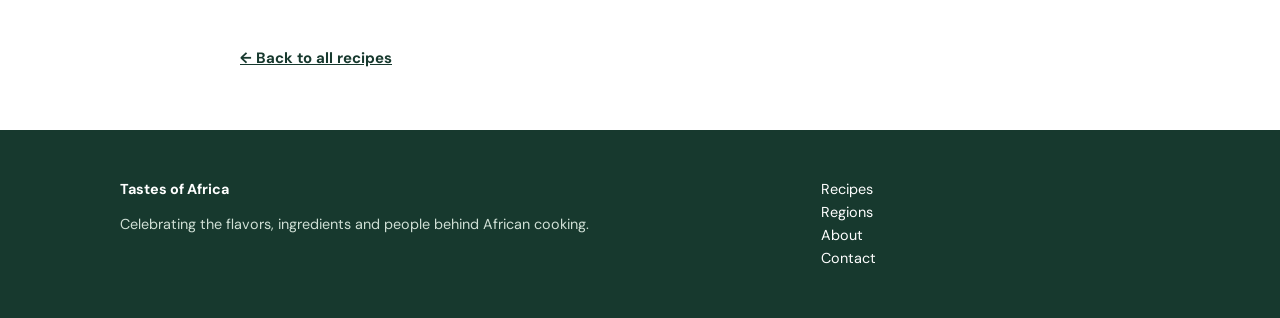
<file: recipe/Dorowat.html>
<!DOCTYPE html>
<html lang="en">
<head>
  <meta charset="UTF-8">
  <meta name="viewport" content="width=device-width, initial-scale=1">
  <title>Tastes of Africa | Doro wat</title>
  <meta name="description" content="Ethiopian teff flatbread with a spiced red lentil stew.">

  <link rel="preconnect" href="https://fonts.googleapis.com">
  <link rel="preconnect" href="https://fonts.gstatic.com" crossorigin>
  <link href="https://fonts.googleapis.com/css2?family=DM+Sans:wght@400;700&family=DM+Serif+Display&display=swap" rel="stylesheet">

  <link rel="stylesheet" href="../css/styles.css">
  <script src="../js/script.js" defer></script>
</head>
<body>

  <header class="site-header">
    <div class="container header-inner">
      <a class="logo" href="../index.html">Tastes of Africa</a>
      <button class="menu-toggle" aria-expanded="false" aria-controls="main-nav">Menu</button>
      <nav class="main-nav" id="main-nav" aria-label="Main">
        <ul>
          <li><a href="../index.html">Home</a></li>
          <li><a href="../recipes.html" aria-current="page">Recipes</a></li>
          <li><a href="../regions.html">Regions</a></li>
          <li><a href="../about.html">About</a></li>
          <li><a href="../contact.html">Contact</a></li>
        </ul>
      </nav>
    </div>
  </header>

  <main>
    <article class="recipe">
      <div class="container">

        <header class="recipe-header">
          <p class="eyebrow">East Africa &middot; Ethiopia</p>
          <h1>Doro wat</h1>
          <p class="recipe-meta">2 hr &middot; Serves 6</p>
        </header>

        <figure class="recipe-photo">
          <img src="../images/dishes/Dorowat.png" alt="Doro wat served with injera">
          <figcaption>Doro wat with injera.</figcaption>
        </figure>

        <section class="recipe-about">
          <h2>About the dish</h2>
          <p>Doro wat is often called Ethiopia's national dish. It is a rich chicken stew built on a huge amount of slowly cooked onions, <mark>berbere</mark> spice and <mark>niter kibbeh</mark> (spiced butter), with whole boiled eggs added at the end. It is served at celebrations such as Ethiopian New Year, Christmas and Easter, and the long cooking is part of the occasion. Everyone eats from one shared platter, scooping the stew with pieces of injera.</p>

        </section>

        <section class="recipe-ingredients">
          <h2>Ingredients</h2>

          <h3>Doro wat</h3>
          <ul>
            <li>1.2 kg chicken pieces (drumsticks and thighs), skin removed</li>
            <li>Juice of 1 lemon, plus 1 tsp salt</li>
            <li>6 large red onions (about 1 kg), very finely chopped</li>
            <li>1/3 cup <mark>niter kibbeh</mark> (spiced butter), or butter</li>
            <li>3 to 4 tbsp <mark>berbere</mark> spice blend</li>
            <li>4 garlic cloves, minced</li>
            <li>1 tbsp grated fresh ginger</li>
            <li>2 tbsp tomato paste (optional)</li>
            <li>2 cups chicken stock or water</li>
            <li>6 hard-boiled eggs, peeled</li>
            <li>Salt to taste</li>
            <li>Injera, to serve</li>
          </ul>
        </section>

        <section class="recipe-steps">
          <h2>Instructions</h2>

          <details open>
            <summary>1. Prepare the chicken</summary>
            <p>Toss the chicken with the lemon juice and 1 tsp salt and leave for 30 minutes. Rinse and pat dry. Score each hard-boiled egg lightly with a knife so the sauce can soak in.</p>
          </details>

          <details>
            <summary>2. Cook down the onions</summary>
            <p>Put the chopped onions in a large heavy pot with no oil. Cook on medium-low heat for 20 to 25 minutes, stirring often, until they are soft and reduced to a thick paste. Add a splash of water if they begin to stick.</p>
          </details>

          <details>
            <summary>3. Build the sauce</summary>
            <p>Add the niter kibbeh, garlic and ginger and cook for 3 minutes. Stir in the berbere and tomato paste and cook on low heat for 10 minutes, until the sauce turns a deep red and the oil rises to the top.</p>
          </details>

          <details>
            <summary>4. Simmer the chicken</summary>
            <p>Add the chicken and the stock and stir to coat. Cover and simmer on low heat for 45 to 50 minutes, stirring now and then, until the chicken is very tender and the sauce is thick. Season with salt.</p>
          </details>

          <details>
            <summary>5. Add the eggs and serve</summary>
            <p>Add the eggs and cook for 10 more minutes so they take on the color of the sauce. Spoon the stew over injera and serve with extra injera for scooping.</p>
          </details>
        </section>

        <section class="recipe-video">
          <h2>Watch how it's made</h2>
          <div class="video-frame">
            <iframe width="560" height="315" src="https://www.youtube.com/embed/KmDSCTrH0Hg?si=B2sR32PYy7W7G4uJ" title="Ethiopian Doro Wat" frameborder="0" allow="accelerometer; autoplay; clipboard-write; encrypted-media; gyroscope; picture-in-picture; web-share" referrerpolicy="strict-origin-when-cross-origin" allowfullscreen></iframe>
          </div>
        </section>

        <section class="recipe-nutrition">
          <h2>Nutrition facts</h2>
          <table>
            <caption>Approximate values per serving</caption>
            <thead>
              <tr><th scope="col">Nutrient</th><th scope="col">Amount</th></tr>
            </thead>
            <tbody>
              <tr><th scope="row">Calories</th><td>480 kcal</td></tr>
              <tr><th scope="row">Protein</th><td>38 g</td></tr>                        
              <tr><th scope="row">Carbohydrates</th><td>16 g</td></tr>
              <tr><th scope="row">Fat</th><td>28 g</td></tr>
            </tbody>
          </table>
        </section>

        <section class="recipe-map">
          <h2>Where it comes from</h2>
          <iframe src="https://www.google.com/maps?q=Addis+Ababa,Ethiopia&amp;output=embed" title="Map of Addis Ababa, Ethiopia" allowfullscreen loading="lazy"></iframe>
        </section>

        <p><a class="back-link" href="../recipes.html">&larr; Back to all recipes</a></p>

      </div>
    </article>
  </main>

  <footer class="site-footer">
    <div class="container">
      <div>
        <p><strong>Tastes of Africa</strong></p>
        <p>Celebrating the flavors, ingredients and people behind African cooking.</p>
      </div>
      <nav aria-label="Footer">
        <ul>
          <li><a href="../recipes.html">Recipes</a></li>
          <li><a href="../regions.html">Regions</a></li>
          <li><a href="../about.html">About</a></li>
          <li><a href="../contact.html">Contact</a></li>
        </ul>
      </nav>
    </div>
  </footer>

</body>
</html>
</file>
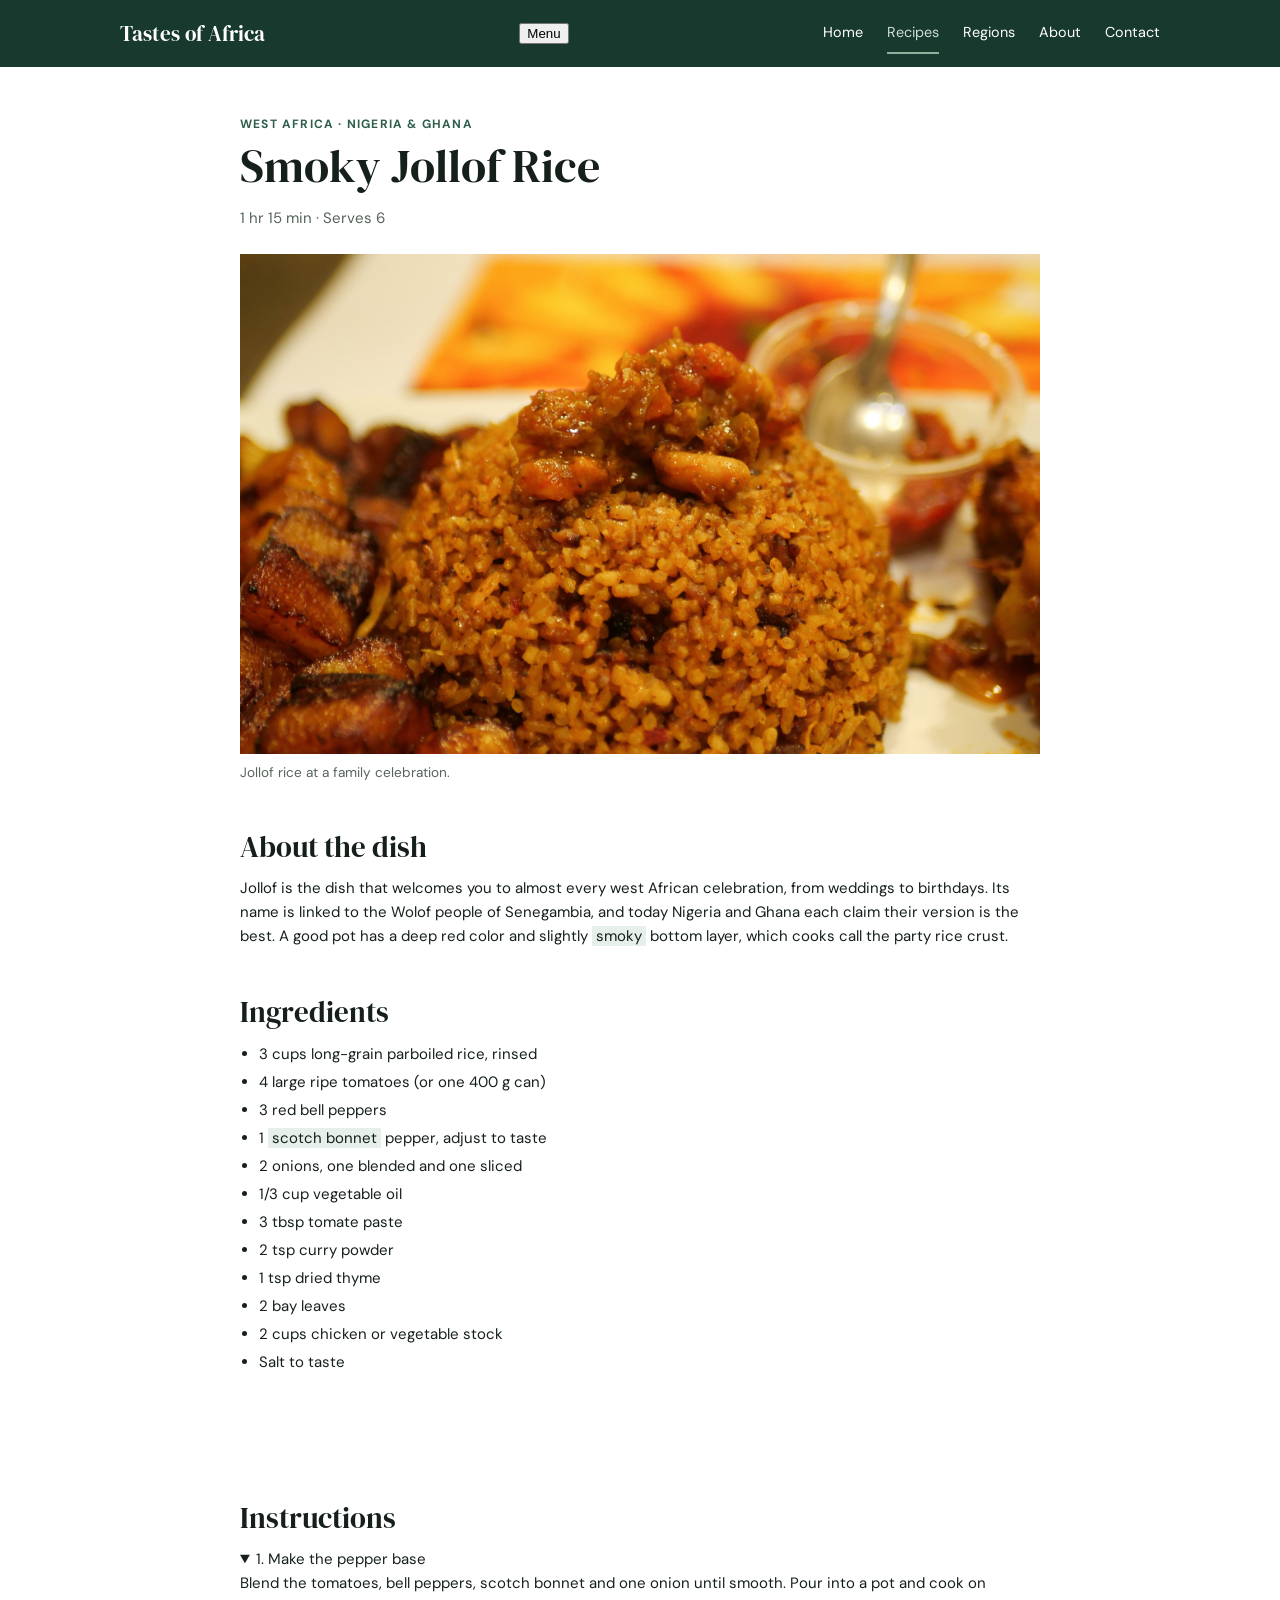
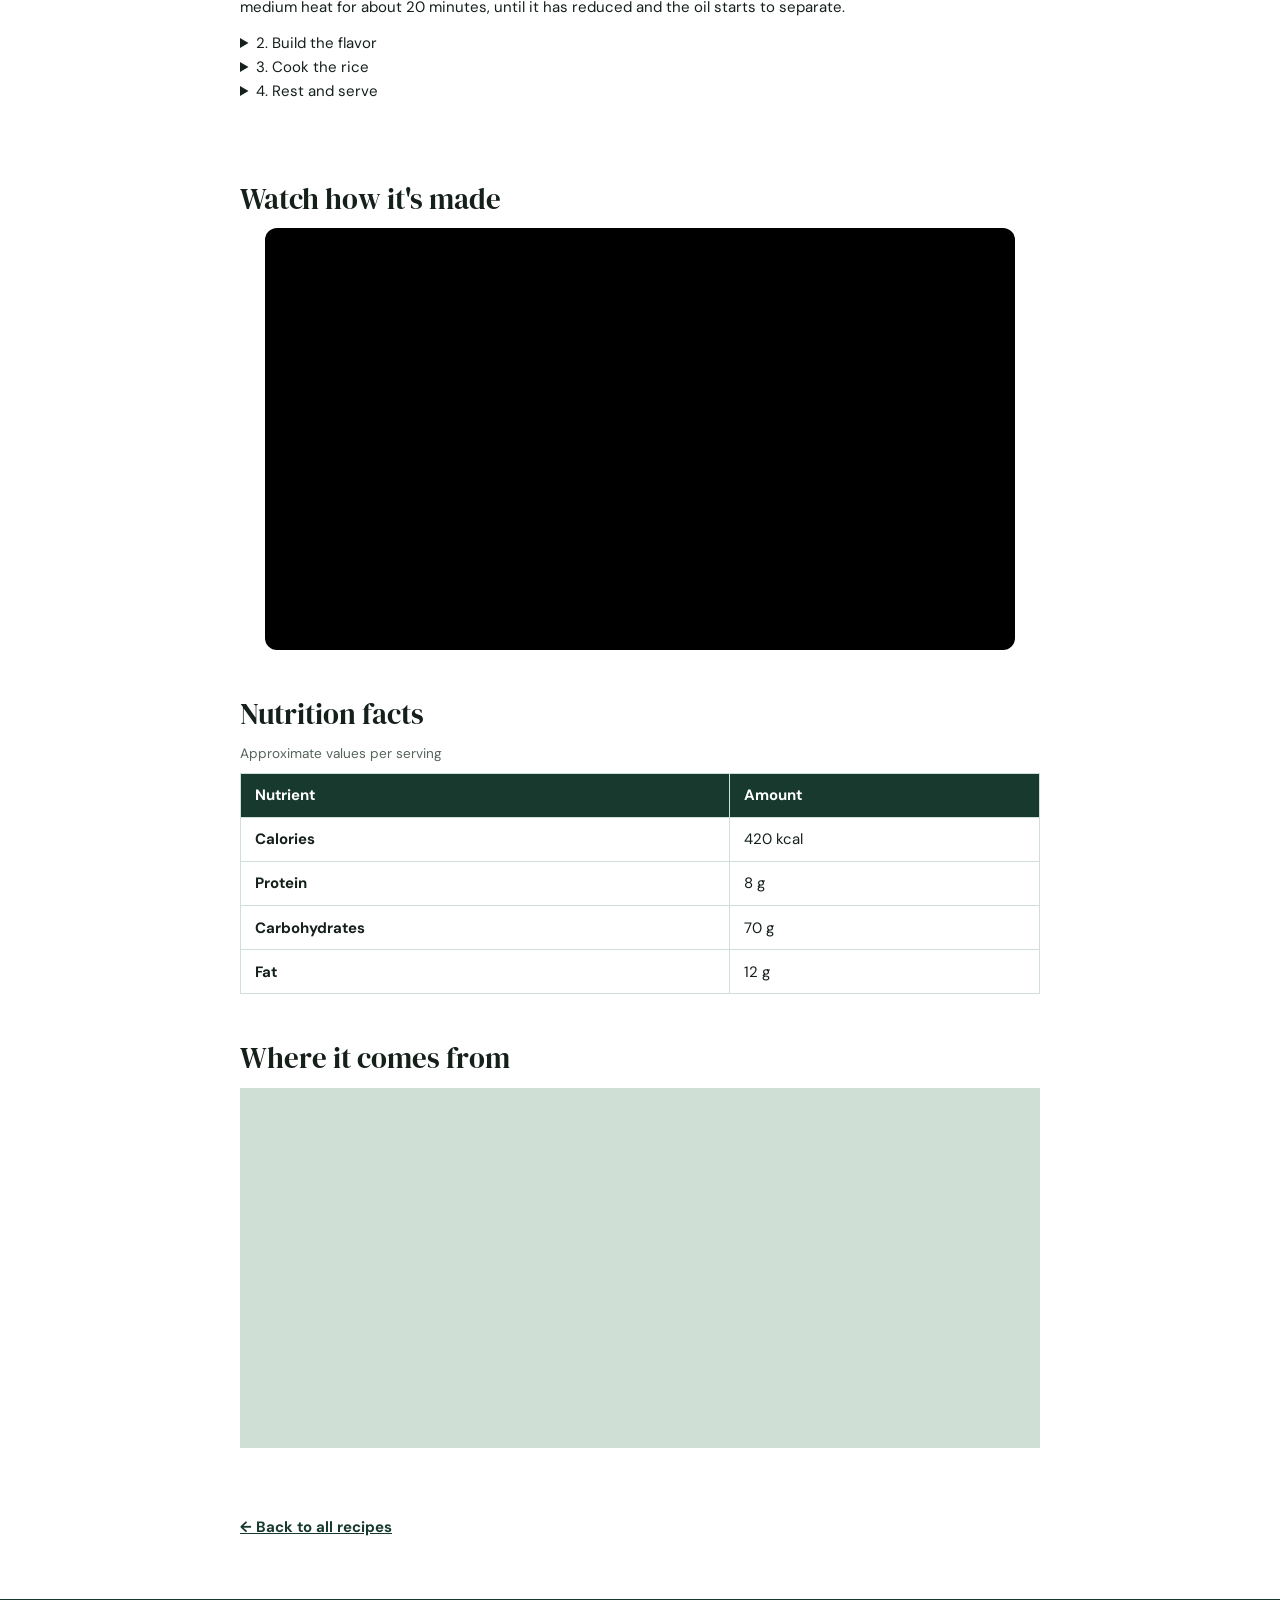
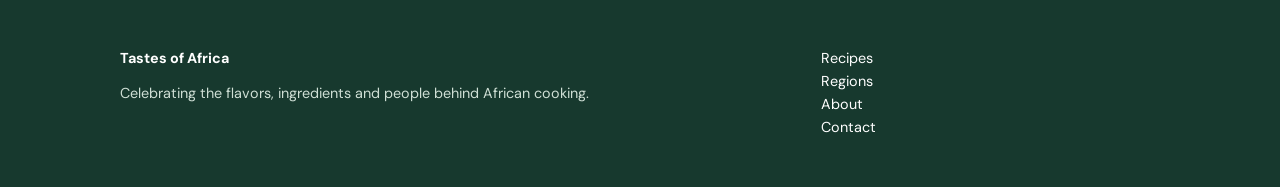
<file: recipe/jollof-rice.html>
<!DOCTYPE html>
<html lang="en">
    <head>
        <meta charset="UTF-8">
        <meta name="viewport" content="width=device-width, initial-scale=1">
        <title>Tastes of Africa | Smoky Jollof Rice</title>
        <meta name="description" content="A smoky one-pot jollof rice recipe from West Africa.">

        <link rel="preconnect" href="https://fonts.googleapis.com">
        <link rel="preconnect" href="https://fonts.gstatic.com" crossorigin>
        <link href="https://fonts.googleapis.com/css2?family=DM+Sans:wght@400;700&family=DM+Serif+Display&display=swap" rel="stylesheet">

        <!-- Paths start with ../ because this page is inside the recipe folder -->
         <link rel="stylesheet" href="../css/styles.css">
         <script src="../js/script.js" defer></script>

    </head>
    <body>
        <header class="site-header">
            <div class="container header-inner">
                <a class="logo" href="../index.html">Tastes of Africa</a>
                <button class="menu-toogle" aria-expanded="false" aria-control="main-nav">Menu</button>
                <nav class="main-nav" id="main-nav" aria-label="Main">
                    <ul>
                        <li><a href="../index.html">Home</a></li>
                        <li><a href="../recipes.html" aria-current="page">Recipes</a></li>
                        <li><a href="../regions.html">Regions</a></li>
                        <li><a href="../about.html">About</a></li>
                        <li><a href="../contact.html">Contact</a></li>
                    </ul>
                </nav>
            </div>
        </header>

        <main>
            <article class="recipe">
                <div class="container">

                    <!-- NAME, IMAGE AND CULTURAL DESCRIPTION-->
                    <header class="recipe-header">
                        <p class="eyebrow"> West Africa &middot; Nigeria &amp; Ghana</p>
                        <h1>Smoky Jollof Rice</h1>
                        <p class="recipe-meta">1 hr 15 min &middot; Serves 6</p>
                    </header>

                    <figure class="recipe-photo">
                        <img src="../images/dishes/red_jollof_rice.jpg" alt="A bowl of red jollof rice with peppers">
                        <figcaption>Jollof rice at a family celebration.</figcaption>
                    </figure>

                    <section class="recipe-about">
                        <h2>About the dish</h2>
                        <p>Jollof is the dish that welcomes you to almost every west African celebration, from weddings to birthdays. Its name is linked to the Wolof people of Senegambia, and today Nigeria and Ghana each claim their version is the best. A good pot has a deep red color and slightly <mark>smoky</mark> bottom layer, which cooks call the party rice crust.</p>
                    </section>

                    <!-- INGREDIENTS-->
                     <section class="recipe-ingredients">
                        <h2> Ingredients</h2>
                        <ul>
                            <li>3 cups long-grain parboiled rice, rinsed</li>
                            <li>4 large ripe tomatoes (or one 400 g can)</li>
                            <li>3 red bell peppers </li>
                            <li>1 <mark>scotch bonnet</mark> pepper, adjust to taste</li>
                            <li>2 onions, one blended and one sliced</li>
                            <li>1/3 cup vegetable oil</li>
                            <li>3 tbsp tomate paste</li>
                            <li>2 tsp curry powder</li>
                            <li>1 tsp dried thyme</li>
                            <li>2 bay leaves</li>
                            <li>2 cups chicken or vegetable stock</li>
                            <li>Salt to taste</li>
                        </ul>
                     </section>

                     <!-- cooking instructions: click the heading to expand it-->

                     <section>
                        <h2> Instructions</h2>

                        <details open>
                            <summary>1. Make the pepper base</summary>
                            <p>Blend the tomatoes, bell peppers, scotch bonnet and one onion until smooth. Pour into a pot and cook on medium heat for about 20 minutes, until it has reduced and the oil starts to separate.</p>
                        </details>

                        <details>
                            <summary>2. Build the flavor</summary>
                            <p>In a large heavy pot, heat the oil and fry the sliced onion until golden. Add the tomato paste and cook for 3 minutes. Stir in the curry powder, thyme and bay leaves, then add the reduced pepper base and cook for 10 more minutes.</p>
                        </details>

                        <details>
                            <summary>3. Cook the rice</summary>
                            <p> Add the stock and season with salt. Stir in the rice so it is coated in the souce. Cover the pot with foil, then the lid, to trap the steam. Cook on the lowest heat for 30 minutes without stirring.</p>
                        </details>

                        <details>
                            <summary>4. Rest and serve</summary>
                            <p>Turn off the heat and let the pot rest, covered, for 10 minutes. Fluff with a fork, scraping up the crust from the bottom, and serve hot.</p>
                        </details>

                     </section>

                     <!-- Tutorial Video-->
                      <section class="recipe-video">
                        <h2>Watch how it's made</h2>
                        <div class="video-frame">
                            <iframe width="560" height="315" src="https://www.youtube.com/embed/G1XoOd2Qk7w?si=ZlTWnIpYYDtGuoBw" title="Jollof Rice Tutorial" frameborder="0" allow="accelerometer; autoplay; clipboard-write; encrypted-media; gyroscope; picture-in-picture; web-share" referrerpolicy="strict-origin-when-cross-origin" allowfullscreen></iframe>
                        </div>
                      </section>

                      <!-- Nutrition -->
                       <section class="recipe-nutrition">
                        <h2>Nutrition facts</h2>
                        <table>
                            <caption>Approximate values per serving</caption>
                            <thead>
                                <tr><th scope="col">Nutrient</th><th scope="col">Amount</th></tr>
                            </thead>
                            <tbody>
                                <tr><th scope="row">Calories</th><td>420 kcal</td></tr>
                                <tr><th scope="row">Protein</th><td>8 g</td></tr>
                                <tr><th scope="row">Carbohydrates</th><td>70 g</td></tr>
                                <tr><th scope="row">Fat</th><td>12 g</td></tr>
                            </tbody>
                        </table>
                       </section>

                       <!-- MAP: country of origin-->
                        <section class="recipe-map">
                            <h2>Where it comes from</h2>
                            <iframe src="https://www.google.com/maps?q=Lagos,Nigeria&amp;output=embed" title="Map of Nigeria, where jollof rice is popular" allowfullscreen loading="lazy"></iframe>
                        </section>
                        <p><a class="back-link" href="../recipes.html">&larr; Back to all recipes</a></p>


                </div>
            </article>
        </main>

        <footer class="site-footer">
            <div class="container">
            <div>
                <p><strong>Tastes of Africa</strong></p>
                <p>Celebrating the flavors, ingredients and people behind African cooking.</p>
            </div>
            <nav aria-label="Footer">
                <ul>
                <li><a href="../recipes.html">Recipes</a></li>
                <li><a href="../regions.html">Regions</a></li>
                <li><a href="../about.html">About</a></li>
                <li><a href="../contact.html">Contact</a></li>
                </ul>
            </nav>
            </div>
        </footer>


    </body>
</html>
</file>
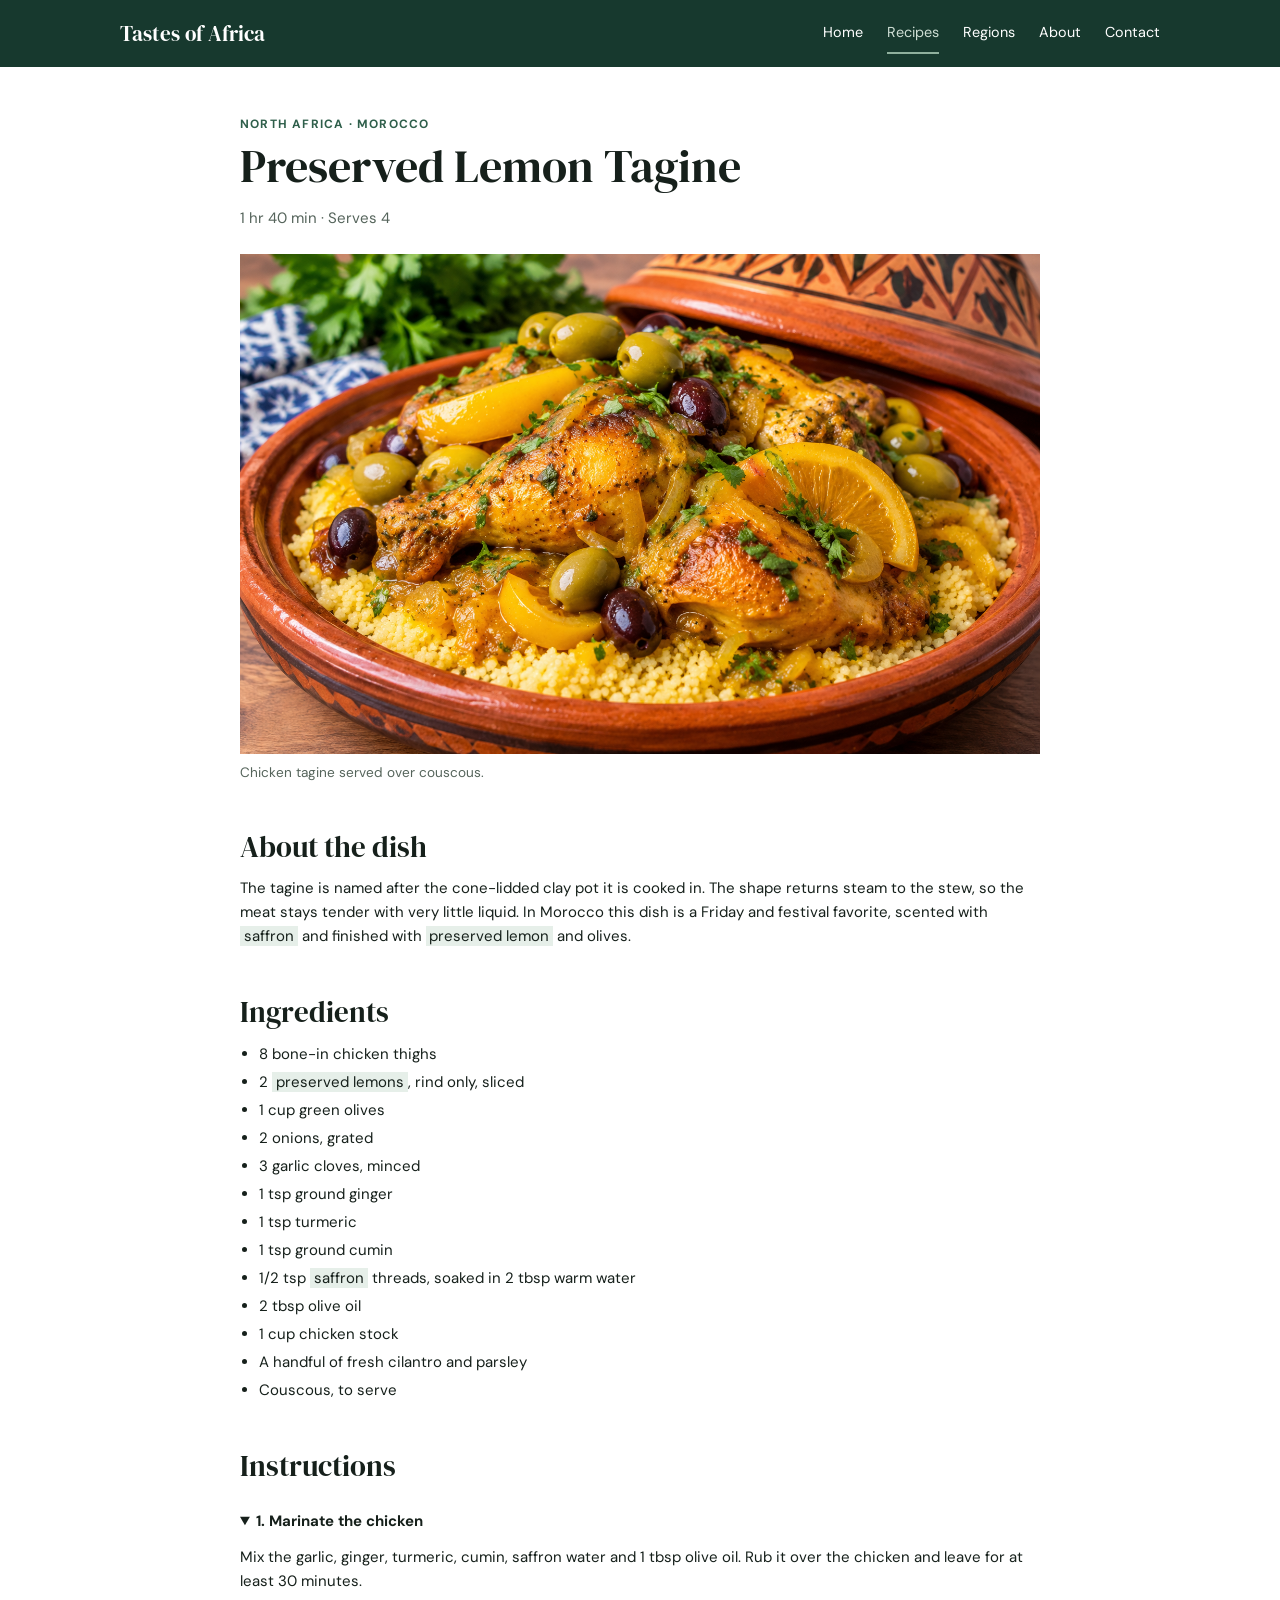
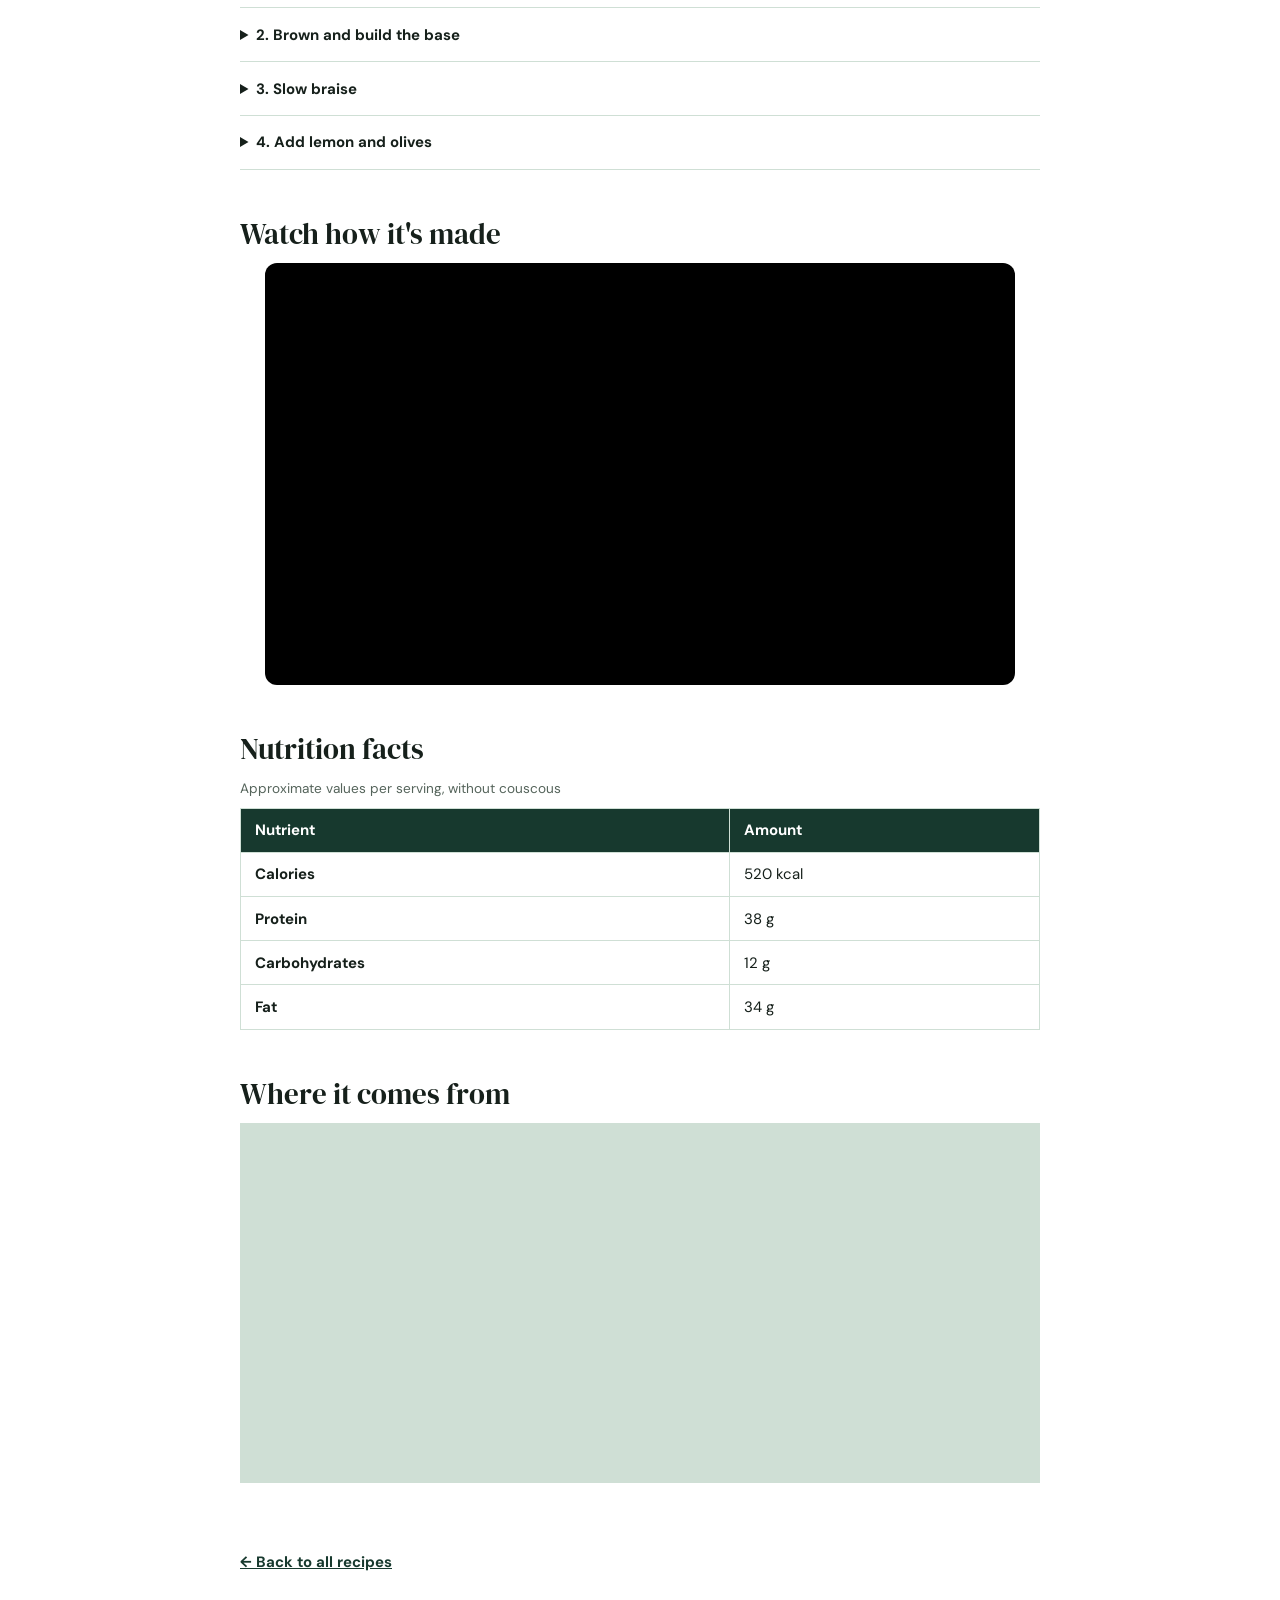
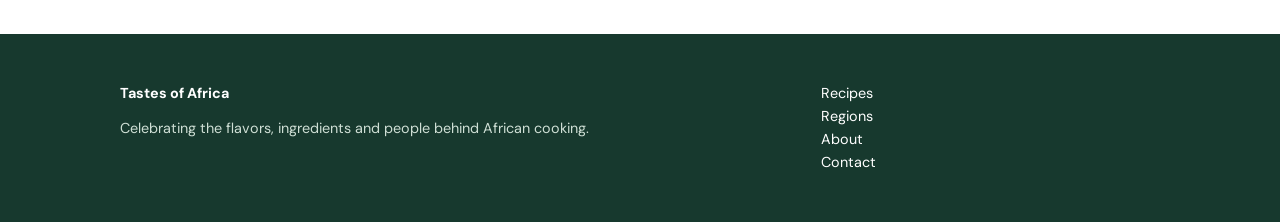
<file: recipe/lemon-tagine.html>
<!DOCTYPE html>
<html lang="en">
<head>
  <meta charset="UTF-8">
  <meta name="viewport" content="width=device-width, initial-scale=1">
  <title>Tastes of Africa | Preserved Lemon Tagine</title>
  <meta name="description" content="A Moroccan chicken tagine with preserved lemon and olives.">

  <link rel="preconnect" href="https://fonts.googleapis.com">
  <link rel="preconnect" href="https://fonts.gstatic.com" crossorigin>
  <link href="https://fonts.googleapis.com/css2?family=DM+Sans:wght@400;700&family=DM+Serif+Display&display=swap" rel="stylesheet">

  <link rel="stylesheet" href="../css/styles.css">
  <script src="../js/script.js" defer></script>
</head>
<body>

  <header class="site-header">
    <div class="container header-inner">
      <a class="logo" href="../index.html">Tastes of Africa</a>
      <button class="menu-toggle" aria-expanded="false" aria-controls="main-nav">Menu</button>
      <nav class="main-nav" id="main-nav" aria-label="Main">
        <ul>
          <li><a href="../index.html">Home</a></li>
          <li><a href="../recipes.html" aria-current="page">Recipes</a></li>
          <li><a href="../regions.html">Regions</a></li>
          <li><a href="../about.html">About</a></li>
          <li><a href="../contact.html">Contact</a></li>
        </ul>
      </nav>
    </div>
  </header>

  <main>
    <article class="recipe">
      <div class="container">

        <header class="recipe-header">
          <p class="eyebrow">North Africa &middot; Morocco</p>
          <h1>Preserved Lemon Tagine</h1>
          <p class="recipe-meta">1 hr 40 min &middot; Serves 4</p>
        </header>

        <figure class="recipe-photo">
          <img src="../images/dishes/chicken_tagine_couscous.png" alt="Chicken tagine with olives over couscous">
          <figcaption>Chicken tagine served over couscous.</figcaption>
        </figure>

        <section class="recipe-about">
          <h2>About the dish</h2>
          <p>The tagine is named after the cone-lidded clay pot it is cooked in. The shape returns steam to the stew, so the meat stays tender with very little liquid. In Morocco this dish is a Friday and festival favorite, scented with <mark>saffron</mark> and finished with <mark>preserved lemon</mark> and olives.</p>
        </section>

        <section class="recipe-ingredients">
          <h2>Ingredients</h2>
          <ul>
            <li>8 bone-in chicken thighs</li>
            <li>2 <mark>preserved lemons</mark>, rind only, sliced</li>
            <li>1 cup green olives</li>
            <li>2 onions, grated</li>
            <li>3 garlic cloves, minced</li>
            <li>1 tsp ground ginger</li>
            <li>1 tsp turmeric</li>
            <li>1 tsp ground cumin</li>
            <li>1/2 tsp <mark>saffron</mark> threads, soaked in 2 tbsp warm water</li>
            <li>2 tbsp olive oil</li>
            <li>1 cup chicken stock</li>
            <li>A handful of fresh cilantro and parsley</li>
            <li>Couscous, to serve</li>
          </ul>
        </section>

        <section class="recipe-steps">
          <h2>Instructions</h2>

          <details open>
            <summary>1. Marinate the chicken</summary>
            <p>Mix the garlic, ginger, turmeric, cumin, saffron water and 1 tbsp olive oil. Rub it over the chicken and leave for at least 30 minutes.</p>
          </details>

          <details>
            <summary>2. Brown and build the base</summary>
            <p>Heat the remaining oil in a wide pot or tagine base. Brown the chicken on both sides, then set it aside. Cook the grated onions in the same pot for 10 minutes until soft.</p>
          </details>

          <details>
            <summary>3. Slow braise</summary>
            <p>Return the chicken to the pot, add the stock, cover and simmer on low heat for about 50 minutes, until the chicken is very tender.</p>
          </details>

          <details>
            <summary>4. Add lemon and olives</summary>
            <p>Add the preserved lemon rind and olives, then cook uncovered for 15 minutes so the sauce thickens. Scatter the herbs over the top and serve with couscous.</p>
          </details>
        </section>

        <section class="recipe-video">
          <h2>Watch how it's made</h2>
          <div class="video-frame">
            <iframe width="560" height="315" src="https://www.youtube.com/embed/nzkWBCGUlmk?si=2720WfHzje-dtJyz" title="Morroccan Lemon Chiken Tagine served over couscous" frameborder="0" allow="accelerometer; autoplay; clipboard-write; encrypted-media; gyroscope; picture-in-picture; web-share" referrerpolicy="strict-origin-when-cross-origin" allowfullscreen></iframe>
          </div>
        </section>

        <section class="recipe-nutrition">
          <h2>Nutrition facts</h2>
          <table>
            <caption>Approximate values per serving, without couscous</caption>
            <thead>
              <tr><th scope="col">Nutrient</th><th scope="col">Amount</th></tr>
            </thead>
            <tbody>
              <tr><th scope="row">Calories</th><td>520 kcal</td></tr>
              <tr><th scope="row">Protein</th><td>38 g</td></tr>
              <tr><th scope="row">Carbohydrates</th><td>12 g</td></tr>
              <tr><th scope="row">Fat</th><td>34 g</td></tr>
            </tbody>
          </table>
        </section>

        <section class="recipe-map">
          <h2>Where it comes from</h2>
          <iframe src="https://www.google.com/maps?q=Marrakech,Morocco&amp;output=embed" title="Map of Marrakech, Morocco" allowfullscreen loading="lazy"></iframe>
        </section>

        <p><a class="back-link" href="../recipes.html">&larr; Back to all recipes</a></p>

      </div>
    </article>
  </main>

  <footer class="site-footer">
    <div class="container">
      <div>
        <p><strong>Tastes of Africa</strong></p>
        <p>Celebrating the flavors, ingredients and people behind African cooking.</p>
      </div>
      <nav aria-label="Footer">
        <ul>
          <li><a href="../recipes.html">Recipes</a></li>
          <li><a href="../regions.html">Regions</a></li>
          <li><a href="../about.html">About</a></li>
          <li><a href="../contact.html">Contact</a></li>
        </ul>
      </nav>
    </div>
  </footer>

</body>
</html>
</file>
<file: css/styles.css>
/* =====================================================================
   Tastes of Africa - styles.css
   One stylesheet for every page. Sections, in order:

   1. Design tokens (colors, fonts, spacing)
   2. Base styles
   3. Reusable pieces (buttons, video, highlight, hidden)
   4. Header and navigation
   5. Footer
   6. Page intro band (Regions, Recipes, About, Contact, Stories)
   7. Home page
   8. Regions page
   9. Stories page
  10. Recipes page (filter + cards)
  11. Recipe detail pages
  12. About page
  13. Contact page (form)
  14. Larger screens (media queries)

   Mobile styles come first; wider screens are added in section 14.
   ===================================================================== */


/* 1. DESIGN TOKENS
   Change a value here and it changes everywhere. */
:root {
  --cream:  #FFFFFF;  
  --sand:   #F4F8F5;   
  --forest: #17392E;   
  --ochre:  #2F5F4B;   
  --brick:  #9B2D20;   
  --ink:    #16201B;
  --muted:  #55645B;
  --line:   #CFDFD5;   
  --spice:  #E6EFE9;   
  --heart:  #C0392B;

  --green-dark: #0F2A21;
  --sage-400:   #8FB09D;

  --space-s:  0.625rem;
  --space-m:  1.25rem;
  --space-l:  2.25rem;
  --space-xl: 3.5rem;

  --radius-card: 14px;
  --shadow-card: 0 1px 2px rgba(22, 32, 27, 0.06), 0 8px 20px rgba(22, 32, 27, 0.07);
  --shadow-lift: 0 2px 4px rgba(22, 32, 27, 0.08), 0 14px 28px rgba(22, 32, 27, 0.12);   /* saved favorite */

  --font-heading: "DM Serif Display", Georgia, serif;
  --font-body:    "DM Sans", system-ui, sans-serif;

  --space-s:  0.75rem;
  --space-m:  1.5rem;
  --space-l:  3rem;
  --space-xl: 5rem;

  --radius-card: 12px;

}


/* 2. BASE */
* { box-sizing: border-box; }

body {
  margin: 0;
  background: var(--cream);
  color: var(--ink);
  font-family: var(--font-body);
  font-size: 0.9375rem;        /* base size */
  line-height: 1.6;      /* base line height for readability */
}

h1, h2, h3 {
  font-family: var(--font-heading);
  font-weight: 400;
  line-height: 1.15;
  margin: 0 0 var(--space-s);
}
h1 { font-size: clamp(2rem, 4.2vw, 2.9rem); }
h2 { font-size: clamp(1.5rem, 2.8vw, 2rem); }
h3 { font-size: 1.15rem; }

p  { margin: 0 0 var(--space-s); }
ul { margin: 0 0 var(--space-s); }
img { max-width: 100%; display: block; }
a  { color: inherit; }

/* Keeps content from stretching edge to edge on big screens */
.container { width: min(100% - 2.5rem, 1040px); margin-inline: auto; }

section { padding-block: var(--space-xl); }
.section-intro { color: var(--muted); max-width: 52ch; margin-bottom: var(--space-l); }

/* Small uppercase label above a heading */
.eyebrow {
  font-size: 0.75rem;
  font-weight: 700;
  letter-spacing: 0.1em;
  text-transform: uppercase;
  color: var(--ochre);
  margin-bottom: 0.4rem;
}

/* Visible keyboard focus on everything clickable */
a:focus-visible, button:focus-visible {
  outline: 3px solid var(--ochre);
  outline-offset: 3px;
}


/* 3. REUSABLE PIECES */
.button {
  display: inline-block;
  padding: 0.65rem 1.3rem;
  background: var(--spice);
  color: var(--forest);
  font: inherit;
  font-size: 0.9rem;
  font-weight: 700;
  text-decoration: none;
  border: 0;
  border-radius: 999px;
  cursor: pointer;
}
.button:hover { background: #fff; }

/* Responsive YouTube frame: keeps a 16:9 shape at any width */
.video-frame { width: 100%;
    max-width: 750px;
    aspect-ratio: 16 / 9;
    background: #000;
    border-radius: var(--radius-card);
    overflow: hidden;
    margin-inline: auto; }
.video-frame iframe { width: 100%; height: 100%; border: 0; }

/* <mark> highlights key ingredients, spices and cooking methods */
mark { background: var(--spice); color: var(--ink); padding: 0 0.25em; }

/* Used by script.js to hide filtered-out recipe cards.
   [hidden] makes the HTML "hidden" attribute work even on elements that set display. */
.hidden, [hidden] { display: none !important; }

/* A photo box: tall shape, tan color shows if the image has not loaded.
   position: relative lets the badge and heart sit on top of the photo. */
.photo { position: relative; aspect-ratio: 5 / 4; background: var(--spice); overflow: hidden; }
.photo img { width: 100%; height: 100%; object-fit: cover; }

/* Small meta line above a dish title */
.dish-meta {
  font-size: 0.68rem;
  font-weight: 700;
  letter-spacing: 0.06em;
  text-transform: uppercase;
  color: var(--ochre);
  margin: 0 0 0.25rem;
}

.back-link { display: inline-block; margin-top: var(--space-s); font-weight: 700; color: var(--forest);}


/* 4. HEADER AND NAVIGATION */
.site-header { background: var(--forest); color: #fff; }

.header-inner {
  display: flex;
  flex-wrap: wrap;           /* lets the open menu drop below the logo on phones */
  align-items: center;
  justify-content: space-between;
  padding-block: 0.8rem;
}

.logo { font-family: var(--font-heading); font-size: 1.3rem; text-decoration: none; }

/* Hamburger button: only shown on phones (hidden again in section 14) */
.menu-toggle {
  background: none;
  border: 1px solid rgba(255, 255, 255, 0.5);
  border-radius: 999px;
  color: #fff;
  padding: 0.3rem 0.9rem;
  font: inherit;
  font-size: 0.85rem;
  cursor: pointer;
}

.main-nav { display: none; width: 100%; }    /* closed until the button adds .open */
.main-nav.open { display: block; }
.main-nav ul { list-style: none; margin: 0; padding: 0.5rem 0 0; }
.main-nav a {
  display: block;
  padding: 0.5rem 0;
  text-decoration: none;
  font-size: 0.9rem;
  border-bottom: 2px solid transparent;
}
/* Hover effect and the current-page marker share one style */
.main-nav a:hover,
.main-nav a[aria-current="page"] {
  color: var(--line);
  border-bottom-color: var(--sage-400);
}


/* 5. FOOTER */
.site-footer { background: var(--forest); color: #fff; padding-block: var(--space-l); font-size: 0.9rem; }
.site-footer p { color: var(--line); }
.site-footer strong { color: #fff; }
.site-footer .container { display: grid; gap: var(--space-m); }
.site-footer ul { list-style: none; margin: 0; padding: 0; }
.site-footer a { text-decoration: none; }
.site-footer a:hover { color: var(--line); }


/* 6. PAGE INTRO BAND
   The dark green band at the top of every page except Home. */
.page-intro { background: var(--forest); color: var(--cream); padding-block: var(--space-l); }
.page-intro .eyebrow { color: var(--sage-400); }
.page-intro .section-intro { color: var(--line); margin-bottom: 0; }


/* 7. HOME PAGE */

/* Hero: dark green overlay on top of a background photo.
   The image path is relative to this CSS file. */

.hero {
  position: relative;
  overflow: hidden;
  display: flex;
  align-items: center;
  min-height: 64vh;
  background: var(--forest) url("../images/hero/hero.jpg") center / cover;
  color: #fff;
}

.hero-video { position: absolute; inset: 0; z-index: 0; }
.hero-video iframe {
  position: absolute;
  top: 50%;
  left: 50%;
  width: 100vw;
  height: 56.25vw;
  min-height: 100%;
  min-width: 177.78vh;
  transform: translate(-50%, -50%);
  border: 0;
  pointer-events: none;
  opacity: 0;
  transition: opacity 1s;
}

.hero-video iframe.ready { opacity: 1; }

.hero::before {
  content: "";
  position: absolute;
  inset: 0;
  z-index: 1;
  background: linear-gradient(90deg, rgba(15, 42, 33, 0.85) 0%, rgba(15, 42, 33, 0.5) 55%, rgba(15, 42, 33, 0.2) 100%);
}

.hero .container { position: relative; z-index: 2; text-shadow: 0 1px 8px rgba(0, 0, 0, 0.4); }
.hero h1 { max-width: 16ch; }
.hero p { font-size: 1.05rem; max-width: 42ch; }
.hero .button { text-shadow: none; }

@media (prefers-reduced-motion: reduce) {
  .hero-video { display: none; }
}

/* Signature dishes (cards) */
.dishes { background: var(--sand); }

.dish-grid { display: grid; gap: 1.25rem; list-style: none; margin: 0; padding: 0; }
.dish-card {
  margin: 0;
  height: 100%;
  background: #fff;
  border-radius: var(--radius-card);
  box-shadow: var(--shadow-card);
  overflow: hidden;
}
.dish-card figcaption { padding: 1rem; }

/* Dish titles on Home and Recipes share one look */
.dish-card h3,
.recipe-card h3 { font-size: 1.15rem; margin-bottom: 0.3rem; }
.dish-card h3 a,
.recipe-card h3 a {
  display: flex;
  justify-content: space-between;
  gap: 0.5rem;
  text-decoration: none;
}
.dish-card h3 a:hover,
.recipe-card h3 a:hover { color: var(--ochre); }

.dish-card figcaption p:last-child,
.recipe-card p:last-child { color: var(--muted); font-size: 0.88rem; }
.dish-card figcaption p:last-child { margin: 0; }

@media (prefers-reduced-motion: no-preference) {
  .dish-card, .recipe-card { transition: transform 0.2s, box-shadow 0.2s; }
  .dish-card:hover, .recipe-card:hover { transform: translateY(-4px); box-shadow: var(--shadow-lift); }
}

.recipe-card h3 a:hover { color: var(--ochre); }

.dish-card figcaption p:last-child,
.recipe-card p:last-child { color: var(--muted); font-size: 0.95rem; }

/* Explore by region: four dark tiles */
.region-grid { display: grid; gap: 1rem; list-style: none; margin: 0; padding: 0; }
.region-tile {
  display: block;
  height: 100%;
  padding: var(--space-m);
  background: var(--spice);
  border: 1px solid var(--line);
  color: var(--forest);
  border-radius: var(--radius-card);
  text-decoration: none;
}
.region-tile:hover { background: var(--forest); border-color: var(--forest); color: #fff; }
.region-tile h3 { margin-bottom: 0.25rem; }
.region-tile p { margin: 0; font-size: 0.85rem; color: var(--muted); }
.region-tile:hover p { color: var(--line); }
.region-icon {
  width: 2.75rem;
  height: 2.75rem;
  margin-bottom: 0.75rem;
  border-radius: 50%;
  object-fit: cover;
  background: var(--line);
  border: 2px solid #fff;
}

.culture { background: var(--sand); }

.notes-grid { display: grid; gap: 1rem; margin-top: var(--space-l); }
.note {
  padding: var(--space-m);
  background: var(--sand);
  border: 1px solid var(--line);
  border-radius: var(--radius-card);
}
.note-top { display: flex; justify-content: space-between; font-size: 0.68rem; letter-spacing: 0.1em; color: var(--muted); margin-bottom: var(--space-m); }
.note-tag { text-transform: uppercase; color: var(--ochre); font-weight: 700; }
.note p { color: var(--muted); font-size: 0.88rem; }
.read-more { font-size: 0.7rem; font-weight: 700; letter-spacing: 0.1em; text-transform: uppercase; text-decoration: none; color: var(--forest); }
.read-more:hover { color: var(--ochre); }

/* Culture video next to its text */
.culture .container { display: grid; gap: var(--space-l); align-items: center; }

/* Food notes: three columns separated by thin lines */
.notes { background: var(--sand); }
.notes-grid { display: grid; margin-top: var(--space-l); }
.note { padding: var(--space-m); border-top: 1px solid var(--line); }
.note-top {
  display: flex;
  justify-content: space-between;
  font-size: 0.7rem;
  letter-spacing: 0.1em;
  margin-bottom: var(--space-l);
}
.note-tag { text-transform: uppercase; color: var(--brick); font-weight: 700; }
.note p { color: var(--muted); font-size: 0.95rem; }
.read-more {
  font-size: 0.75rem;
  font-weight: 700;
  letter-spacing: 0.1em;
  text-transform: uppercase;
  text-decoration: none;
}
.read-more:hover { color: var(--ochre); }


/* 8. REGIONS PAGE */
.region-block {
  padding-block: var(--space-l);
  /* border-top: 1px solid var(--line); */
  scroll-margin-top: 1rem;       /* small gap above the block after a tile link jump */
}
.page-intro + .region-block { border-top: 0; }   /* no line under the dark band */
.region-block > .container > p { max-width: 60ch; }
.region-block > .container {
    display: grid;
    grid-template-columns: 1fr;
    gap: var(--space-m);
}

.region-block h2,
.region-block > .container > p:not(.region-dish),
.region-dish {
    grid-column: 1 / -1;
}

.region-details { display: grid; grid-template-columns: 1fr; gap: var(--space-m); margin-block: var(--space-m); }
.region-details > div {
  background: #fff;
  border: 1px solid var(--line);
  border-radius: var(--radius-card);
  padding: var(--space-m);
}
.region-details h3 { font-size: 1rem; }
.region-details ul { padding-left: 1.2rem; margin: 0; }

.region-block .video-frame { margin-bottom: var(--space-m); }
.region-dish a { font-weight: 700; }


/* 9. STORIES PAGE */
.story { max-width: 65ch; padding-block: var(--space-l); border-top: 1px solid var(--line); }
.story:first-of-type { border-top: 0; }


/* 10. RECIPES PAGE */

/* Filter buttons */
.filter-bar { display: flex; flex-wrap: wrap; gap: 0.5rem; margin-bottom: var(--space-l); }
.filter-button {
  padding: 0.4rem 0.95rem;
  background: #fff;
  border: 1px solid var(--line);
  border-radius: 999px;
  color: var(--forest);
  font: inherit;
  font-size: 0.72rem;
  font-weight: 700;
  letter-spacing: 0.06em;
  text-transform: uppercase;
  cursor: pointer;
}
.filter-button:hover { border-color: var(--forest); }
.filter-button.active { background: var(--forest); border-color: var(--forest); color: #fff; }

.recipe-grid { display: grid; gap: 1.25rem; list-style: none; margin: 0; padding: 0; }
.recipe-card { background: #fff; border-radius: var(--radius-card); box-shadow: var(--shadow-card); overflow: hidden; }
.recipe-card > :not(.photo) { margin-inline: 1rem; }
.recipe-card .dish-meta { margin-top: 0.9rem; }
.recipe-card > p:last-child { margin-bottom: 1rem; }
.recipe-card h3 span { transition: transform 0.2s; }
.recipe-card h3 a:hover span { transform: translateX(4px); }

.badge {
  position: absolute; top: 0.6rem; left: 0.6rem;
  padding: 0.25rem 0.6rem; background: #fff; border-radius: 999px;
  font-size: 0.62rem; font-weight: 700; letter-spacing: 0.08em; text-transform: uppercase; color: var(--forest);
}
.fav-button {
  position: absolute; top: 0.6rem; right: 0.6rem;
  width: 2rem; height: 2rem; background: #fff; border: 0; border-radius: 50%;
  font-size: 1.05rem; line-height: 1; color: var(--forest); cursor: pointer;
}
.fav-button:hover { color: var(--heart); }
.fav-button.saved { color: var(--heart); }


/* 11. RECIPE DETAIL PAGES
   A narrower column keeps long text easy to read. */
.recipe { padding-block: var(--space-l); }
.recipe .container { width: min(100% - 2rem, 800px); }

.recipe-header { margin-bottom: var(--space-m); }
.recipe-meta { color: var(--muted); margin: 0; }

.recipe-photo { margin: 0 0 var(--space-l); }
.recipe-photo img { width: 100%; aspect-ratio: 16 / 10; object-fit: cover; background: var(--line); }
.recipe-photo figcaption { font-size: 0.85rem; color: var(--muted); margin-top: 0.5rem; }

.recipe-about,
.recipe-ingredients,
.recipe-steps,
.recipe-video,
.recipe-nutrition,
.recipe-map { padding-block: 0; margin-bottom: var(--space-l); }

.recipe h2 { font-size: 1.8rem; }
.recipe-ingredients h3 { font-size: 1.2rem; margin-top: var(--space-m); }
.recipe-ingredients ul { padding-left: 1.2rem; }
.recipe-ingredients li { margin-bottom: 0.25rem; }

/* Expandable cooking steps (<details> + <summary>) */
.recipe-steps details { border-bottom: 1px solid var(--line); padding-block: 0.9rem; }
.recipe-steps summary { font-weight: 700; cursor: pointer; }
.recipe-steps summary:hover { color: var(--ochre); }
.recipe-steps details p { margin: var(--space-s) 0 0; }

/* Nutrition table */
.recipe-nutrition table { width: 100%; border-collapse: collapse; background: #fff; }
.recipe-nutrition caption { text-align: left; font-size: 0.85rem; color: var(--muted); padding-bottom: 0.5rem; }
.recipe-nutrition th,
.recipe-nutrition td { padding: 0.6rem 0.9rem; text-align: left; border: 1px solid var(--line); }
.recipe-nutrition thead th { background: var(--forest); color: #fff; }

/* Map */
.recipe-map iframe,
.about-map iframe { width: 100%; height: 350px; border: 0; background: var(--line); }


/* 12. ABOUT PAGE */
.about-mission,
.about-history,
.about-map { padding-block: var(--space-l); }

.about-mission p,
.about-history p,
.about-map > .container > p { max-width: 65ch; }

.mission-statement {
  font-family: var(--font-heading);
  font-size: clamp(1.4rem, 3vw, 1.9rem);
  line-height: 1.3;
  border-left: 4px solid var(--ochre);
  padding-left: var(--space-m);
  margin-bottom: var(--space-m);
}
.about-history h3 { margin-top: var(--space-m); }
.about-map iframe { margin-top: var(--space-s); }


/* 13. CONTACT PAGE (form) */
.contact-form { max-width: 600px; }
.form-row { margin-bottom: var(--space-m); }
.form-row label { display: block; font-weight: 700; margin-bottom: 0.4rem; }

.contact-form input,
.contact-form select,
.contact-form textarea {
  width: 100%;
  padding: 0.75rem;
  background: #fff;
  border: 1px solid #8f877a;
  border-radius: 2px;
  font: inherit;
  color: var(--ink);
}

/* Focus state: green border with a soft glow */
.contact-form input:focus,
.contact-form select:focus,
.contact-form textarea:focus {
  outline: none;
  border-color: var(--forest);
  box-shadow: 0 0 0 3px rgba(23, 57, 46, 0.25);
}

/* Marked by script.js when the message is too short */
.contact-form textarea[aria-invalid="true"] { border-color: var(--brick); }
.form-error { color: var(--brick); font-weight: 700; margin: 0.4rem 0 0; }

.form-success {
  max-width: 600px;
  padding: var(--space-l) var(--space-m);
  background: #fff;
  border-left: 4px solid var(--forest);
}
.contact-form .button { background: var(--forest); color: #fff; }
.contact-form .button:hover { background: var(--green-dark); }


/* 14. LARGER SCREENS */
@media (min-width: 600px) {
  /* .region-details { grid-template-columns: 1fr 1fr; } */
  .dish-grid, .recipe-grid, .region-grid { grid-template-columns: repeat(2, 1fr); }
  .notes-grid { grid-template-columns: repeat(3, 1fr); }
  .site-footer .container { grid-template-columns: 2fr 1fr; }
  .recipe-map iframe, .about-map iframe { height: 360px; }
}

@media (min-width: 900px) {
  .menu-toggle { display: none; }
  .main-nav { display: block; width: auto; }
  .main-nav ul { display: flex; gap: 1.5rem; padding: 0; }

  .culture .container { grid-template-columns: 1fr 1fr; }
  .dish-grid, .recipe-grid, .region-grid { grid-template-columns: repeat(4, 1fr); }
  .region-feature { grid-template-columns: 1fr 1.2fr; }

  .region-block > .container {
      grid-template-columns: 1fr 1fr;
  }

  .region-details {
      grid-column: 1;
  }

  .region-block .video-frame {
      grid-column: 2;
      align-self: center;
      margin: 0;
  }
}

/* @media (min-width: 900px) {
  .menu-toggle { display: none; }
  .main-nav { display: block; width: auto; }
  .main-nav ul { display: flex; gap: 1.5rem; padding: 0; }

  .culture .container { grid-template-columns: 1fr 1fr; }
  .dish-grid, .recipe-grid, .region-grid { grid-template-columns: repeat(4, 1fr); }
  .region-feature { grid-template-columns: 1fr 1.2fr; }
} */

/* Small hover transitions, skipped for people who prefer less motion */
@media (prefers-reduced-motion: no-preference) {
  .region-tile, .button, .filter-button { transition: background 0.2s, border-color 0.2s; }
}
</file>
